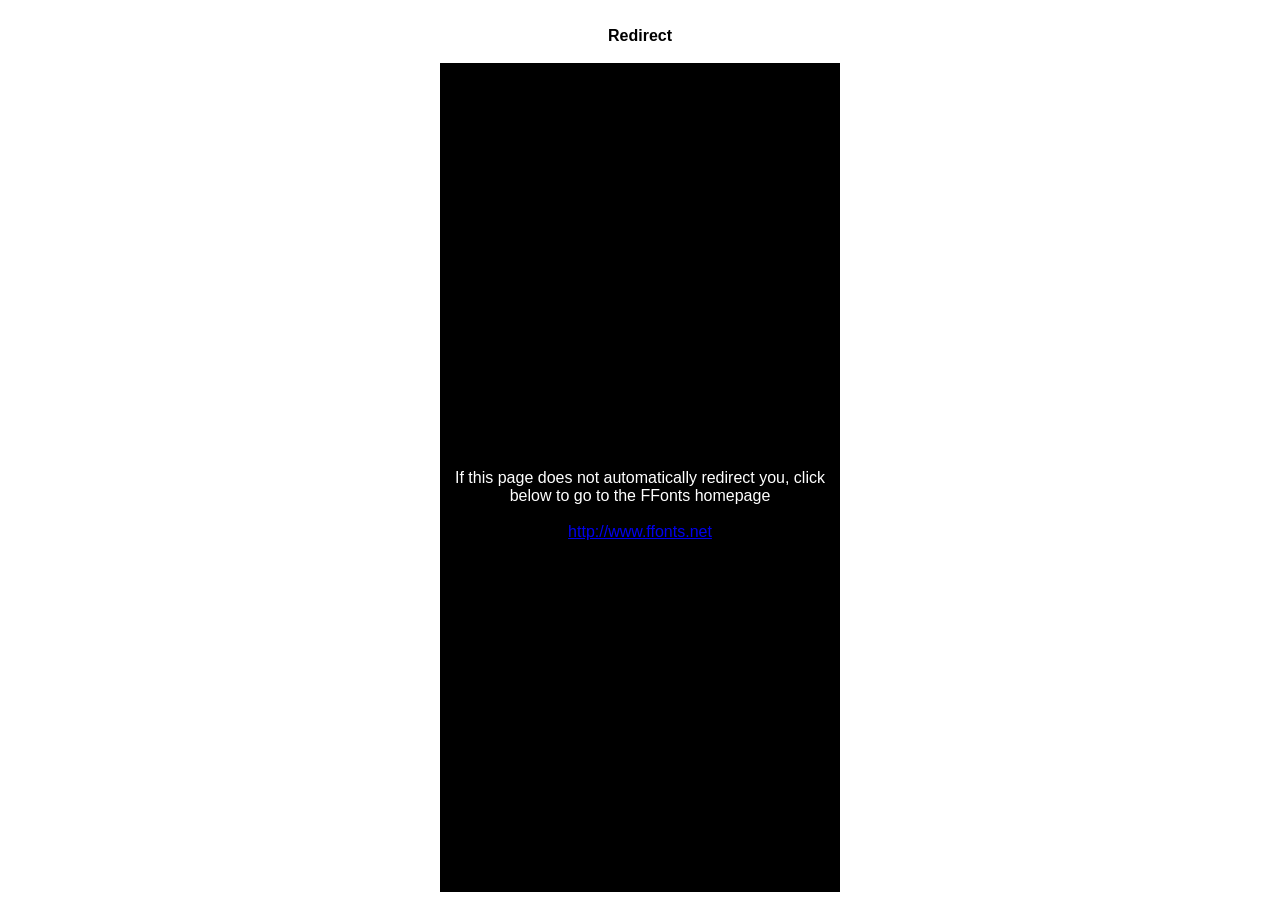
<file: font/KG-HAPPY/ffonts.net.htm>
<HTML>
<HEAD>
<TITLE>FFonts - Redirect</TITLE>
<meta http-equiv="refresh" content="1;url=http://www.ffonts.net">
<script language="javascript">
<!-- 
//location.replace("http://www.ffonts.net");
-->
</script>
</HEAD>

<BODY >
<CENTER>
<TABLE WIDTH="400" HEIGHT="100%" BORDER="0" CELLPADDING="0" CELLSPACING="0">
<TR><TD WIDTH="100%" HEIGHT="20" ALIGN="CENTER" VALIGN="LEFT" BGCOLOR="#FFFFFF"><FONT FACE="Arial, Sans Serif, Verdana" SIZE=3 COLOR="#000000"><B>Redirect</B></FONT></TD></TR>
<TR><TD WIDTH="100%" HEIGHT="300" ALIGN="CENTER" VALIGN="LEFT" BGCOLOR="#000000"><BR><BR><BR>
<FONT FACE="Arial, Sans Serif, Verdana" SIZE=3 COLOR="#FFFFFF">If this page does not automatically redirect you, click below to go to the FFonts homepage</FONT>
<BR><BR>
<FONT FACE="Arial, Sans Serif, Verdana" SIZE=3 COLOR="#FFFFFF"><A HREF="http://www.ffonts.net" TARGET="_top">http://www.ffonts.net</A>
</TD></TR>
</TD></TR>
</TABLE>
</CENTER>
</BODY>
</HTML>
</file>
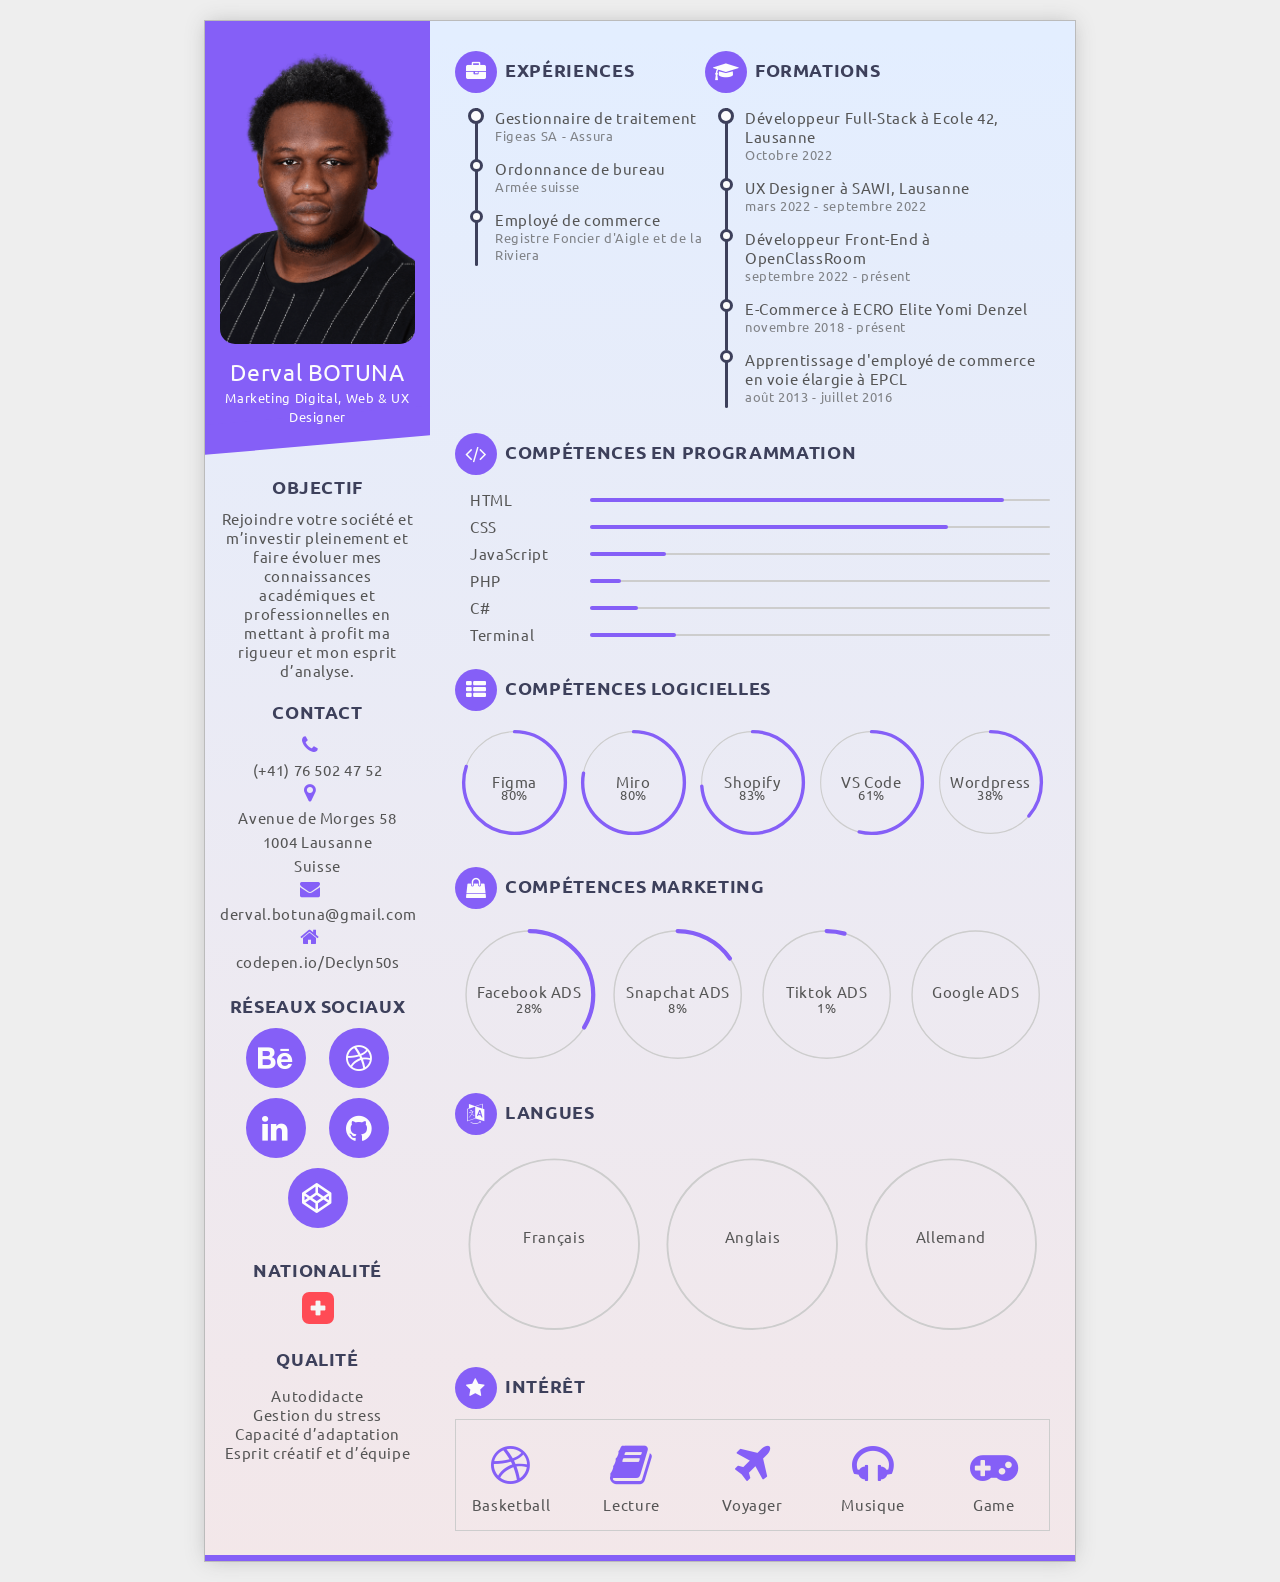
<file: page/Portfolio/curriculumvitae.html>
<!doctype html>
<html lang="fr">
<head>
<meta charset="utf-8">
<meta name="viewport" content="width=device-width, initial-scale=1.0" />
<meta content="Derval Botuna, web designer qui pratique la conception UX et la stratégie numérique en mettant l'accent sur la façon dont il répond aux besoins pratiques des entreprises en matière d'exécution, de conversion et de convivialité." name="description">
<title>Derval Botuna | Curriculum Vitae</title>

<!--==================== UNICONS ====================-->
<link rel="stylesheet" href="https://unicons.iconscout.com/release/v4.0.0/css/line.css">

<!--==================== CSS ====================-->
<link rel="stylesheet" href="css/sheet.css" />
<link rel="stylesheet" href="https://fonts.googleapis.com/css?family=Ubuntu">
<link rel="stylesheet" href="https://cdnjs.cloudflare.com/ajax/libs/font-awesome/4.6.3/css/font-awesome.css">
<link rel="stylesheet" href="https://s.plurk.com/0e89357f530f0a843c68440a020d4eb5.css">

<!--==================== JS ====================-->
<script src="https://cdnjs.cloudflare.com/ajax/libs/jquery/2.2.4/jquery.min.js" integrity="sha512-DUC8yqWf7ez3JD1jszxCWSVB0DMP78eOyBpMa5aJki1bIRARykviOuImIczkxlj1KhVSyS16w2FSQetkD4UU2w==" crossorigin="anonymous" referrerpolicy="no-referrer"></script>
</head>

<body>
<div class="resume">
    <div class="base">
        <div class="profile">
            <div class="photo"><img src="images/DervalPro.png" alt="Derval" /></div>
            <div class="info">
                <h4 class="name">Derval BOTUNA</h4><small class="job">Marketing Digital, Web & UX Designer</small>
            </div>
        </div>
        <div class="about">
            <h3>Objectif</h3>Rejoindre votre société et m’investir pleinement et faire évoluer mes connaissances académiques et professionnelles en mettant à profit ma rigueur et mon esprit d’analyse.
        </div>
        <div class="contact">
            <h3>Contact</h3>
            <div class="call"><i class="fa fa-phone"></i><br><span>(+41) 76 502 47 52</span></div>
            <div class="address"><i class="fa fa-map-marker"></i><br><span>Avenue de Morges 58 <br>
              1004 Lausanne<br>
              Suisse
            </span></div>
            <div class="email"><a href="mailto:derval.botuna@gmail.com"><i class="fa fa-envelope"></i><span>derval.botuna@gmail.com</span></a></div>
            <div class="website"><a href="https://codepen.io/Declyn50s" target="_blank"> <i class="fa fa-home"></i><span>codepen.io/Declyn50s</span></a></div>
        </div>
      
        <div class="follow">
            <h3>Réseaux sociaux</h3>
            <div class="boxes">
              <a href="https://www.behance.net/dervalbotuna" target="_blank"><i class="fa fa-behance" target="_blank"></i></a>
              <a href="https://dribbble.com/Declyn50s"><i class="fa fa-dribbble" target="_blank"></i></a>
              <a href="https://www.linkedin.com/in/dervalbotuna/"><i class="fa fa-linkedin" target="_blank"></i></a>
              <a href="https://github.com/Declyn50s"><i class="fa fa-github" target="_blank"></i></a>
              <a href="https://codepen.io/Declyn50s" target="_blank"><i class="fa fa-codepen"></i></a>
                
              </div>
        </div>
        <div>
            <h3>Nationalité</h3>
            <img src="images/switzerland.png" alt="Suisse">
        </div>
        <div>
            <h3>Qualité</h3>
            <p>
                Autodidacte<br>
                Gestion du stress<br>
                Capacité d’adaptation<br>
                Esprit créatif et d’équipe<br>
            </p>
        </div>
    </div>
    <div class="func">
        <div class="work">
            <h3><i class="fa fa-briefcase"></i>Expériences</h3>
            <ul>
                <li><span>Gestionnaire de traitement</span><small>Figeas SA - Assura</small></li>
                <li><span>Ordonnance de bureau</span><small>Armée suisse</small></li>
                <li><span>Employé de commerce</span><small>Registre Foncier d'Aigle et de la Riviera</small></li>
            </ul>
        </div>
        <div class="edu">
            <h3><i class="fa fa-graduation-cap"></i>Formations</h3>
            <ul>
                <li><span>Développeur Full-Stack à Ecole 42, Lausanne</span><small>Octobre 2022</small></li>
                <li><span>UX Designer à SAWI, Lausanne</span><small>mars 2022 - septembre 2022</small></li>
              <li><span>Développeur Front-End à OpenClassRoom</span><small>septembre 2022 - présent </small></li>
              <li><span>E-Commerce à ECRO Elite Yomi Denzel </span><small>novembre 2018 - présent </small></li>
              <li><span>Apprentissage d'employé de commerce en voie élargie à EPCL</span><small>août 2013 - juillet 2016 </small></li>
            </ul>
        </div>
        <div class="skills-prog">
            <h3><i class="fa fa-code"></i>Compétences en programmation</h3>
            <ul>
                <li data-percent="90"><span>HTML</span>
                    <div class="skills-bar">
                        <div class="bar"></div>
                    </div>
                </li>
                <li data-percent="80"><span>CSS</span>
                    <div class="skills-bar">
                        <div class="bar"></div>
                    </div>
                </li>
                <li data-percent="20"><span>JavaScript</span>
                    <div class="skills-bar">
                        <div class="bar"></div>
                    </div>
                </li>
                <li data-percent="10"><span>PHP</span>
                    <div class="skills-bar">
                        <div class="bar"></div>
                    </div>
                </li>
                <li data-percent="20"><span>C#</span>
                    <div class="skills-bar">
                        <div class="bar"></div>
                    </div>
                </li>
                <li data-percent="50"><span>Terminal</span>
                    <div class="skills-bar">
                        <div class="bar"></div>
                    </div>
                </li>
            </ul>
        </div>
        <div class="skills-soft">
            <h3><i class="fa fa-th-list"></i>Compétences logicielles</h3>
            <ul>
                <li data-percent="80"><svg viewbox="0 0 100 100">
                        <circle cx="50" cy="50" r="45"></circle>
                        <circle class="cbar" cx="50" cy="50" r="45"></circle>
                    </svg><span>Figma</span><small></small></li>
                <li data-percent="80"><svg viewbox="0 0 100 100">
                        <circle cx="50" cy="50" r="45"></circle>
                        <circle class="cbar" cx="50" cy="50" r="45"></circle>
                    </svg><span>Miro</span><small></small></li>
                <li data-percent="90"><svg viewbox="0 0 100 100">
                        <circle cx="50" cy="50" r="45"></circle>
                        <circle class="cbar" cx="50" cy="50" r="45"></circle>
                    </svg><span>Shopify</span><small></small></li>
                <li data-percent="80"><svg viewbox="0 0 100 100">
                        <circle cx="50" cy="50" r="45"></circle>
                        <circle class="cbar" cx="50" cy="50" r="45"></circle>
                    </svg><span>VS Code</span><small></small></li><br>
              <li data-percent="70"><svg viewbox="0 0 100 100">
                        <circle cx="50" cy="50" r="45"></circle>
                        <circle class="cbar" cx="50" cy="50" r="45"></circle>
                    </svg><span>Wordpress</span><small></small></li>
            </ul>
        </div>
      
      <div class="skills-soft">
            <h3><i class="fa fa-shopping-bag"></i>Compétences marketing</h3>
            <ul>
                <li data-percent="90"><svg viewbox="0 0 100 100">
                        <circle cx="50" cy="50" r="45"></circle>
                        <circle class="cbar" cx="50" cy="50" r="45"></circle>
                    </svg><span>Facebook ADS</span><small></small></li>
                <li data-percent="70"><svg viewbox="0 0 100 100">
                        <circle cx="50" cy="50" r="45"></circle>
                        <circle class="cbar" cx="50" cy="50" r="45"></circle>
                    </svg><span>Snapchat ADS</span><small></small></li>
                <li data-percent="70"><svg viewbox="0 0 100 100">
                        <circle cx="50" cy="50" r="45"></circle>
                        <circle class="cbar" cx="50" cy="50" r="45"></circle>
                    </svg><span>Tiktok ADS</span><small></small></li>
                <li data-percent="70"><svg viewbox="0 0 100 100">
                        <circle cx="50" cy="50" r="45"></circle>
                        <circle class="cbar" cx="50" cy="50" r="45"></circle>
                    </svg><span>Google ADS</span><small></small></li>
              
            </ul>
        </div>
      
      <div class="skills-soft">
            <h3><i class="fa fa-language"></i>Langues</h3>
            <ul>
                <li data-percent="100"><svg viewbox="0 0 100 100">
                        <circle cx="50" cy="50" r="45"></circle>
                        <circle class="cbar" cx="50" cy="50" r="45"></circle>
                    </svg><span>Français</span><small></small></li>
                <li data-percent="70"><svg viewbox="0 0 100 100">
                        <circle cx="50" cy="50" r="45"></circle>
                        <circle class="cbar" cx="50" cy="50" r="45"></circle>
                    </svg><span>Anglais</span><small></small></li>
                <li data-percent="40"><svg viewbox="0 0 100 100">
                        <circle cx="50" cy="50" r="45"></circle>
                        <circle class="cbar" cx="50" cy="50" r="45"></circle>
                    </svg><span>Allemand</span><small></small></li>
            </ul>
        </div>
      
        <div class="interests">
            <h3><i class="fa fa-star"></i>Intérêt</h3>
            <div class="interests-items">
                <div class="draw"><i class="fa fa-dribbble"></i><span>Basketball</span></div>
                <div class="draw"><i class="fa fa-book"></i><span>Lecture</span></div>
                <div class="movie"><i class="fa fa-plane"></i><span>Voyager</span></div>
                <div class="music"><i class="fa fa-headphones"></i><span>Musique</span></div>
                <div class="game"><i class="fa fa-gamepad"></i><span>Game</span></div>
            </div>
        </div>
    </div>
</div>
<!----------------JavaScript--------------->
<script type="text/javascript">
    window._mfq = window._mfq || [];
    (function() {
      var mf = document.createElement("script");
      mf.type = "text/javascript"; mf.defer = true;
      mf.src = "//cdn.mouseflow.com/projects/d919525d-8b37-435f-80e3-8a9b2b39de40.js";
      document.getElementsByTagName("head")[0].appendChild(mf);
    })();
  </script>
<script src="js/apps.js"></script>

</body>
</html>
</file>
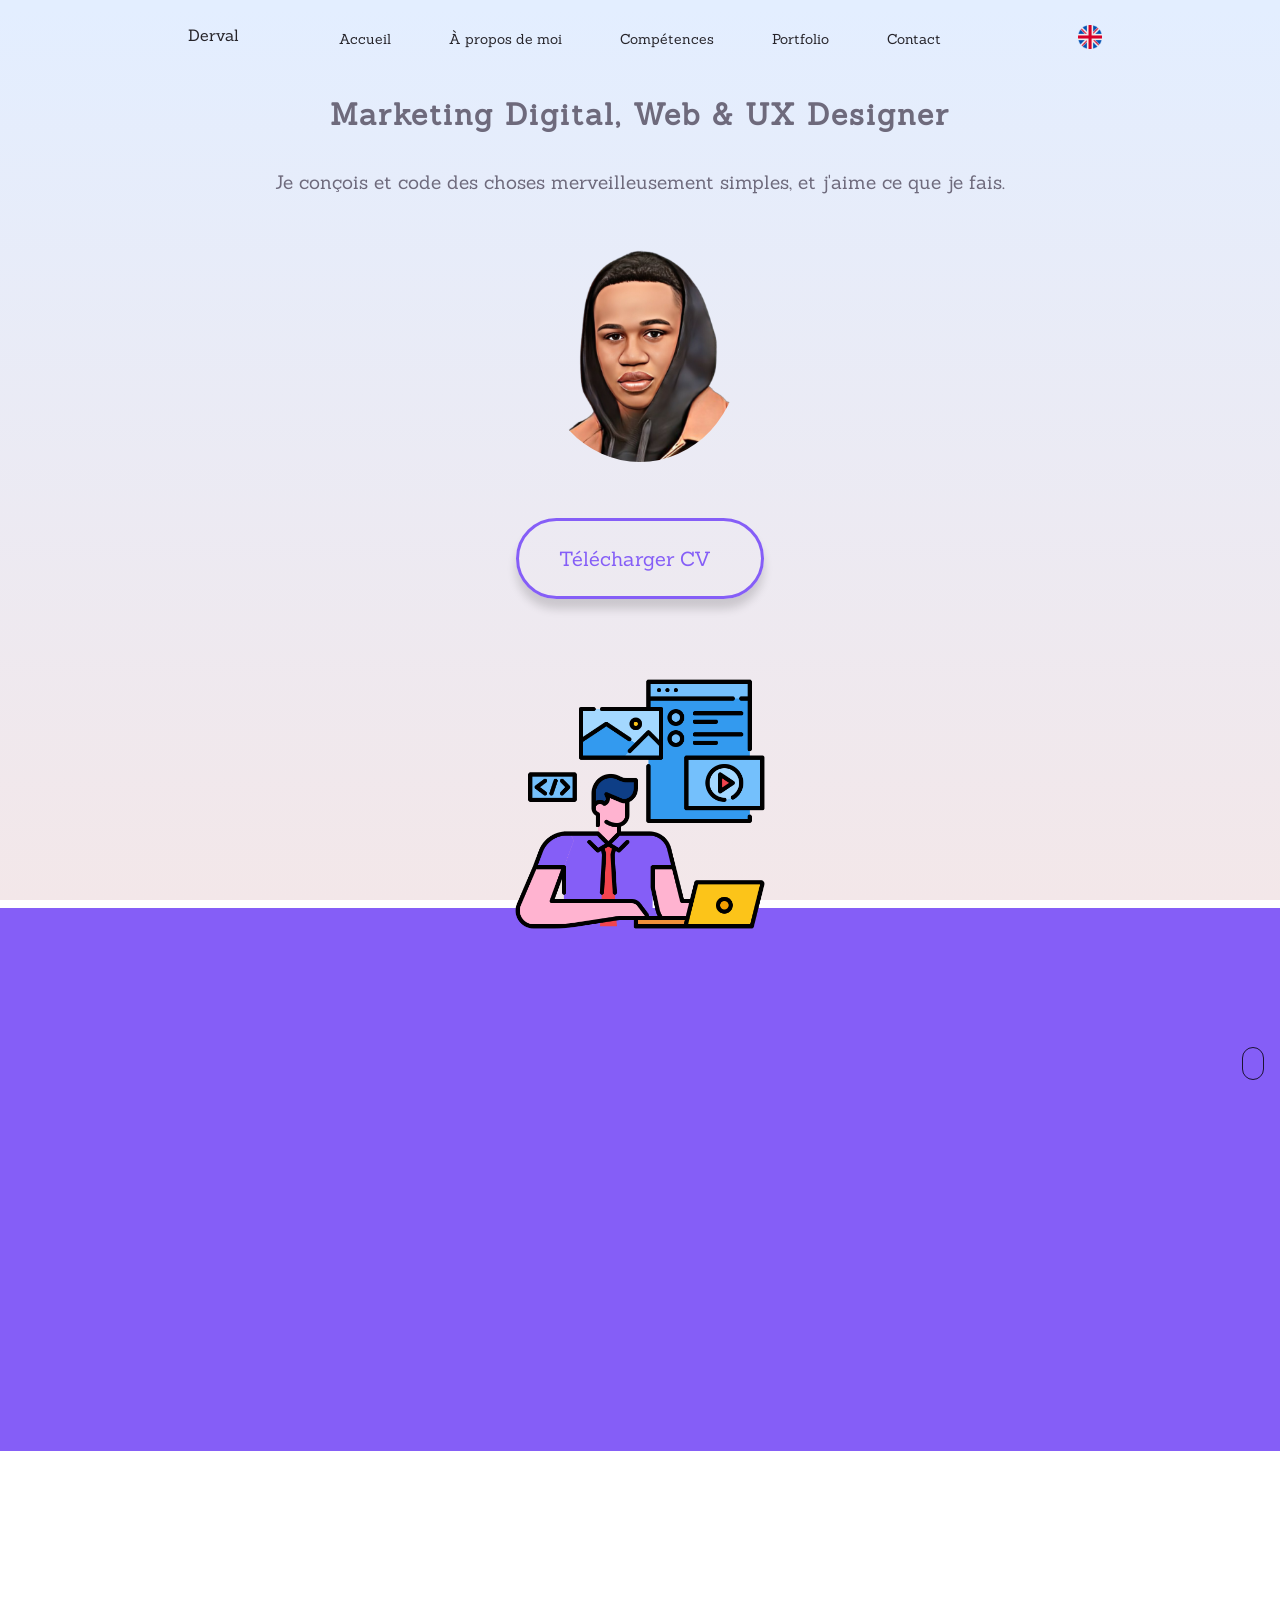
<file: page/Portfolio/index1.html>
<!doctype html>
<html lang="fr">
<head>
<meta charset="utf-8">
<meta name="viewport" content="width=device-width, initial-scale=1.0" />
<meta content="Derval Botuna, web designer qui pratique la conception UX et la stratégie numérique en mettant l'accent sur la façon dont il répond aux besoins pratiques des entreprises en matière d'exécution, de conversion et de convivialité." name="description">
<title>Derval Botuna | Marketing Digital, Web & UX Designer</title>

<!--==================== UNICONS ====================-->
<link rel="stylesheet" href="https://unicons.iconscout.com/release/v4.0.0/css/line.css">

 <!--==================== CSS ====================-->
<link href="https://unpkg.com/aos@2.3.1/dist/aos.css" rel="stylesheet">
<link rel="stylesheet" href="css/style.css" />
<link rel="stylesheet" href="https://cdnjs.cloudflare.com/ajax/libs/font-awesome/5.15.3/css/all.min.css"/>
<link rel="stylesheet" href="https://cdn.jsdelivr.net/npm/boxicons@latest/css/boxicons.min.css">

</head>

<!--==================== HEADER ====================-->


<!----  <img src="image/united-kingdom.png" alt="" class="logolang">  -->

<header class="header" id="header">
	<div class="scroll-line"></div>
	
	<nav class="nav container">
	  <a href="#" class="nav__logo">Derval</a>
	  
	  <div class="nav__menu" id="nav-menu">
		<ul class="nav__list grid">
		  
		  <li class="nav__item">
			<a href="#home" class="nav__link"><i class="uil uil-estate nav__icon"></i>Accueil</a>
		  </li>
	  
		  <li class="nav__item">
			<a href="#about" class="nav__link"><i class="uil uil-user nav__icon"></i> À propos de moi</a>
		  </li>
		  
		  <li class="nav__item">
			<a href="#skills" class="nav__link"><i class="uil uil-book-alt nav__icon"></i> Compétences</a>
		  </li>
		  
		  <li class="nav__item">
			<a href="#portfolio" class="nav__link"><i class="uil uil-briefcase-alt nav__icon"></i> Portfolio</a>
		  </li>
		  
		  <li class="nav__item">
			<a href="#contact" class="nav__link"><i class="uil uil-comment-alt-message nav__icon"></i> Contact
			</a>
		  </li>
		</ul>
		
	<i class="uil uil-times nav__close" id="nav-close"></i>
	  </div>
	  
	  <div class="nav__btns">
		  <!-- Theme change button-->
		  <i class="uil uil-moon change-theme" id=theme-button></i>
		  <a href="page2.html"> <img class="logolang" src="image/united-kingdom-min.png" alt="English"></a>
		<div class="nav__toggle" id="nav-toggle">
		  <i class="uil uil-apps"></i>
		</div>
	  
	  
		</nav>
  </header>	

<body>
	
<!--=============== SCROLL TOP  ===========-->
<!---    <div class="btn"><img class="icone" src="image/up-arrow.png" alt=""></div> -->
<a href="#" class="scrollup" id="scroll-up">
	<i class="uil uil-arrow-up scrollup__icon"></i>
</a>

	<!--=============== HOME ===============-->
	<a href="page2.html"> <img class="flag" src="image/united-kingdom-min.png" alt="EN"/></a>
	<h1 class="bodytop" id="home" data-aos="fade-down" data-aos-duration="500"> Marketing Digital, Web & UX Designer</h1>
	<p class="light" data-aos="fade-up" data-aos-duration="1000"> Je conçois et code des choses merveilleusement simples, et j'aime ce que je fais. </p>
	<img src="image/Derval-Cartoon-2.png" alt="Derval" class="Derval1" data-aos="zoom-in" data-aos-duration="500"><br>
		<a class="bouton shadow" href="PDF/CV Derval.pdf" download="CV Derval.pdf" target="_blank" data-aos="zoom-in" data-aos-duration="1000" data-aos-easing="ease-in-out" data-aos-delay="50">Télécharger CV<i class="uil uil-file-download"></i></a>

		<div data-aos="fade-up" data-aos-duration="1000" data-aos-easing="ease-in-out" data-aos-delay="50"><img class="imaweb" src="image/website-design-min.png" alt="Webdesigner"/></div>
		
	
	<!--=============== /HOME ===============-->
	
	<!--=============== ABOUT ===============-->
	<div class="block" id="about">
	<main>
			<div data-aos="zoom-in" data-aos-duration="1000" >
	<h1>Bonjour, je m'appelle Derval. Enchanté de vous rencontrer. </h1>
			</div>
			<div data-aos="zoom-in-up" data-aos-easing="ease-in-out" data-aos-delay="50" data-aos-duration="1000">
		<p> 
			Autodidacte, je me suis formé dans le webmarketing où j'ai découvert une vraie passion pour la création de site. 
			Suite à cela, je me suis intéressé plus profondément dans toutes les ficelles du web pour devenir Webmaster et due à mon fort intérêt pour la conception, à l'UX Design. 
			Doté d'une grande empathie, ce qui me plaît le plus, c'est de m'immiscer dans la tête du client : anticiper ce qu'il veut, anticiper sa réflexion, etc.<br>
		</p>
			</div>
	</main>
	</div>
	<!--=============== /ABOUT ===============-->
<!---------------------------------------------------->
<!--=============== SKILLS ===============-->
	<section id="skills">
	<div class="box flottant">
	<div class="colonne" data-aos="fade-up-right" data-aos-easing="ease-in-sine" data-aos-duration="500">
		<img class="web" src="image/web-min.png" alt="web"/>
		<h2 data-aos="fade-up" data-aos-duration="1000">Dévoloppeur Front-end</h2>
		<p class="light" data-aos="fade-up" data-aos-duration="1000">
		J'aime coder des choses à partir de rien, et j'aime donner vie à mes idées dans le navigateur. <br> </p>
		<h3 data-aos="fade-up" data-aos-duration="1000"> Mes langages de programmation </h3>
			<p class="light" data-aos="fade-up" data-aos-duration="1000">
				HTML<br>
				CSS<br>
				JavaScript<br>
				PHP<br>
				<!--  Vue.JS<br> -->
				<!--  Node.JS<br> -->
				<!-- Express<br> -->
				<!--  MongoDB<br>-->
				<!--  MySQL<br>-->
			</p>
		
		<h3 data-aos="fade-up" data-aos-duration="1000"> Mes outils de développeur </h3>
			<p class="light" data-aos="fade-up" data-aos-duration="1000">
				Visual Studio Code<br>
				Adobe Dreamweaver<br>
				Codepen<br>
				Github<br>
				Gitlab<br>
				Terminal<br>
				Boostrap<br>
				Materialize CSS<br>
				Bulma<br>
				<!-- React<br> -->
				<!-- Angular<br> -->
			</p>
	
	</div>
	
	<div class="colonne" data-aos="fade-up" data-aos-easing="ease-in-sine" data-aos-duration="500">
		<img class="web" src="image/ux-design-min.png" alt="ux-design"/>
		<h2 data-aos="fade-up" data-aos-duration="1000">UX Designer</h2>
		<p class="light" data-aos="fade-up" data-aos-duration="1000"> 
		J'attache de l'importance à une structure de contenu simple, à des modèles de conception épurés et à des interactions réfléchies. <br>
		</p>
		<h3 data-aos="fade-up" data-aos-duration="1000"> Les choses que j'aime dessiner </h3>
			<p class="light" data-aos="fade-up" data-aos-duration="1000">
				UX<br>
				UI<br>
				WEB<br>
				Mobile<br>
				Apps<br>
				Logos<br>
				SEO <br>
			</p>
		
		<h3 data-aos="fade-up" data-aos-duration="1000"> Mes outils de conception </h3>
			<p class="light" data-aos="fade-up" data-aos-duration="1000">
				Figma<br>
				BravoStudioApp<br>
				Miro<br>
				Adobe XD<br>
				Adobe Photoshop<br>
				Camtasia<br>
				Canva<br>
				<!-- Justinmind<br> -->
				<!--  Invision<br>-->
				<!--  MarvelApp<br>-->
				<!--Axure<br>  -->
				<!--Balsamiq<br> -->
			</p>
	
	</div> 
	
		<div class="colonne" data-aos="fade-up" data-aos-easing="ease-in-sine" data-aos-duration="500" data-aos-offset="300"> 
			<img class="web" src="image/bullhorn-min.png" alt="Marketing"/>
		<h2 data-aos="fade-up" data-aos-duration="1000">Marketing Digital</h2>
		<p class="light" data-aos="fade-up" data-aos-duration="1000"> 
		J'aime faire des recherches de produits, de sites, d'actualités, de tendances... <br>
		<br></p>
		<h3 data-aos="fade-up" data-aos-duration="1000"> Les CMS que j'utilise </h3>
			<p class="light" data-aos="fade-up" data-aos-duration="1000">
				Shopify<br>
				Wordpress<br>
				WooCommerce<br>
				Wix<br>
				PrestaShop<br>
			</p>
		
		<h3 data-aos="fade-up" data-aos-duration="1000"> Mes maîtrises publicitaires </h3>
			<p class="light" data-aos="fade-up" data-aos-duration="1000">
				Google Ads<br>
				Facebook Ads<br>
				Pinterest Ads<br>
				Snapchat Ads<br>
				Instagram influenceurs<br>
				
			</p>
	
		</div>
	</div>	
</section>
<!--=============== /SKILLS ===============-->

<!--=============== PORTFOLIO ===============-->
<!-------------- rubriques à faire et mettre tous les liens-->
<div class="block" id="portfolio" data-aos="fade-up">
	<div class="texte">
		<h2 class="sites" data-aos="fade-down" data-aos-offset="300" data-aos-easing="ease-in-sine" data-aos-duration="500"> Les sites que j'ai conçu </h2>
			<div class="work">
				<div class="colonne" data-aos="fade-up" data-aos-offset="300" data-aos-easing="ease-in-sine" data-aos-duration="1000">
				<img class="imaweb logos" src="image/gearhouseco.png" alt="GearHouse"><br>
				<p class="light">Site e-commerce conçu avec Shopify <br>
					<a href="https://gearhouseco.com" alt="GearHouse" class="buttons">Voir le site</a>
				</p>
				</div>
				<div class="colonne" data-aos="fade-up" data-aos-offset="300" data-aos-easing="ease-in-sine" data-aos-duration="1000">
					<img class="imaweb logos" src="image/Faraboo-min.png" alt="Faraboo"><br>
					<p class="light">Site e-commerce conçu avec Shopify <br>
						<a href="https://faraboo.com" alt="Faraboo" class="buttons">Voir le site</a>
					</p>
					</div>
					<div class="colonne" data-aos="fade-up" data-aos-offset="300" data-aos-easing="ease-in-sine" data-aos-duration="1000">
						<img class="qitcho" src="image/Qitcho2-min.png" alt="Qitcho"><br>
						<p class="light">Site e-commerce conçu avec Shopify <br>
							<a href="https://qitcho.com" alt="Qitcho" class="buttons">Voir le site</a>
						</p>
						</div>

						<div class="colonne" data-aos="fade-up" data-aos-offset="300" data-aos-easing="ease-in-sine" data-aos-duration="1000">
							<img class="imaweb logos" src="image/HuggyStudioLogo.png" alt="HuggyStudio"><br>
							<p class="light">Projet UX Designer<br>
								<a href="Projet-HuggyStudio.html" alt="HuggyStudio" class="buttons">Voir l'étude de cas</a>
							</p>
							</div>

				
			</div>
	</div>
</div>


<!--=============== /PORTFOLIO ===============-->
<!------------------------------------------------------------>
<!--=============== EXPERIENCE ===============-->

<div class="box peu">
	<div class="colonne" data-aos="fade-up"
	data-aos-easing="ease-out-cubic"
	data-aos-duration="2000">
		<img class="web mini" src="image/education-min.png" alt="formation"/>
		<h3>Mes formations</h3>
		<p class="light">
			2022 - en cours <br>
			<strong> Ecole 42 </strong><br>
			<em>Développeur Full-Stack</em><br>
			 <br>
			2022 - en cours <br>
			<strong> SAWI </strong><br> 
			<em>UX Designer </em><br>
			<br>
			2021 - actuellement <br>
			<strong> OpenClassRoom </strong><br>
			<em>Développeur Web </em><br>
			<br>
			2019 - actuellement <br>
			<strong> ECRO Elite Yomi Denzel </strong><br>
			<em>E-commerce </em><br>
			<br>
			2013 - 2016 <br>
			<strong> Ecole Professionnel de Commerce Lausanne </strong><br>
			<em>Apprentissage d'employé de commerce en voie élargie </em><br>
		</p>
	</div>
	<div class="colonne" data-aos="fade-up"
	data-aos-easing="ease-out-cubic"
	data-aos-duration="2000">
		<img class="web mini" src="image/cv-min.png" alt="Profession"/>
		<h3>Mes expériences professionnels</h3>
		<p class="light">
			2020 - actuellement <br>
			<em>Gestionnaire de traitement </em><br>
			<strong> Figeas SA - Assura </strong><br>
			<br>
			2017<br>
			<em>Ordonnance de bureau </em><br>
			<strong> Armée Suisse </strong><br>
			<br>
			
			2016 <br>
			<em>Collaborateur </em><br>
			<strong> Registre Foncier d’Aigle et de la Riviera</strong><br>

		</p>
	</div>



	<div class="colonne" data-aos="fade-up"
	data-aos-easing="ease-out-cubic"
	data-aos-duration="2000">
		<img class="web mini" src="image/skills-min.png" alt="Qualités"/>
		<h3> Mes Qualités </h3>
		<p class="light"> Gestion du stress <br>
			<br>
			 Sens de l’organisation <br> 
			 <br>
			 Esprit méthodique <br> 
			 <br>
			 Autodidacte <br> 
			 <br>
			 Créatif<br> 
			 <br>
			 Capacité d’adaptation<br>
			 <br>
			Aptitudes à travailler en équipe <br> </p>
	</div>
		<div class="colonne" data-aos="fade-up"
		data-aos-easing="ease-out-cubic"
		data-aos-duration="2000">
		<img class="web mini" src="image/basketball-ball-min.png" alt="Loisirs"/>
		<h3> Mes Loisirs </h3>
		<p class="light"> Basketball<br>
			<br>
			Musique<br> 
			<br>
			Lecture<br> 
			<br>
			Voyager<br> 
			<br>
			Être en relation avec mes amis<br> 
			<br>
			Apprendre de nouvelles choses <br>
		</p>
		</div>
</div>

<!--=============== /EXPERIENCE ===============-->
<!--=============== CONTACT ===============-->

<br>
<br>
<br>
<h2 id="contact" data-aos="fade-down"
data-aos-easing="linear"
data-aos-duration="1500">Intéressé par une collaboration ou un investissement ?</h2>
<p data-aos="fade-up" data-aos-duration="3000">Je suis toujours prêt à discuter de la conception ou des possibilités de partenariat.</p>
<h4><a class="bouton shadow"  href="ContactFr.html" data-aos="fade-right" data-aos-offset="300" data-aos-easing="ease-in-sine" data-aos-duration="500">Envoyer un message<i class="uil uil-message"></i></a></h4>


	<!--=============== CONTACTME ===============-->

	<!---==================App JS===============-->
	<script type="text/javascript">
		window._mfq = window._mfq || [];
		(function() {
		  var mf = document.createElement("script");
		  mf.type = "text/javascript"; mf.defer = true;
		  mf.src = "//cdn.mouseflow.com/projects/d919525d-8b37-435f-80e3-8a9b2b39de40.js";
		  document.getElementsByTagName("head")[0].appendChild(mf);
		})();
	  </script>
	<script src="https://unpkg.com/aos@next/dist/aos.js"></script>
	<script>AOS.init();</script>
	<script src="js/app.js"></script>

</body>
<!--------------------------------------------->
<footer data-aos="fade-up" data-aos-duration="3000"> 
	<img class="web" src="image/communicate-min.png" alt="Contact" data-aos="fade-down"><br>
<nav><strong> Contact </strong></nav><br>
<address> 
	<i class="uil uil-location-point"></i><br>
	Derval Eonga Botuna <br>
	Avenue de Morges 58 <br>
	1004 Lausanne <br>
	Suisse
</address><br>
<i class="uil uil-envelope-check"></i><br>
<a></i> Derval.botuna@gmail.com</a> <br>
<br>
<i class="uil uil-phone"></i><br>
<number> +41 76 395 47 52</number><br><br>
<nav><strong> Mes réseaux sociaux </strong></nav>

	<div id="wrapper" data-aos="fade-up">
		
         <div class="button">
			 <a  href="https://www.behance.net/dervalbotuna" target="_blank">
            <div class="icon">
              <i class="fab fa-behance"></i>
            </div>
            <span>Behance</span>
         </a></div>

		 
         <div class="button">
			 <a  href="https://dribbble.com/Declyn50s" target="_blank">
            <div class="icon">
               <i class="fab fa-dribbble"></i>
            </div>
            <span>Dribbble</span>
         </a></div>

		 
         <div class="button">
			 <a  href="https://www.linkedin.com/in/dervalbotuna/" target="_blank">
            <div class="icon">
               <i class="fab fa-linkedin"></i>
            </div>
            <span>Linkedin</span>
         </a></div>

		 
        <div class="button"><a  href="https://github.com/Declyn50s" target="_blank">
            <div class="icon">
               <i class="fab fa-github"></i>
            </div>
            <span>Github</span>
         </a></div>

		 <div class="button"><a  href="https://codepen.io/Declyn50s" target="_blank">
            <div class="icon">
               <i class="fab fa-codepen"></i>
            </div>
            <span>Codepen</span>
         </a></div>
		 
		 </div>

<nav> 
	
</nav>
<a href="page2.html"> <img class="button space" src="image/united-kingdom-min.png" alt="EN"/></a><br>

Produit par © DervalBotuna
</footer>
</html>
</file>
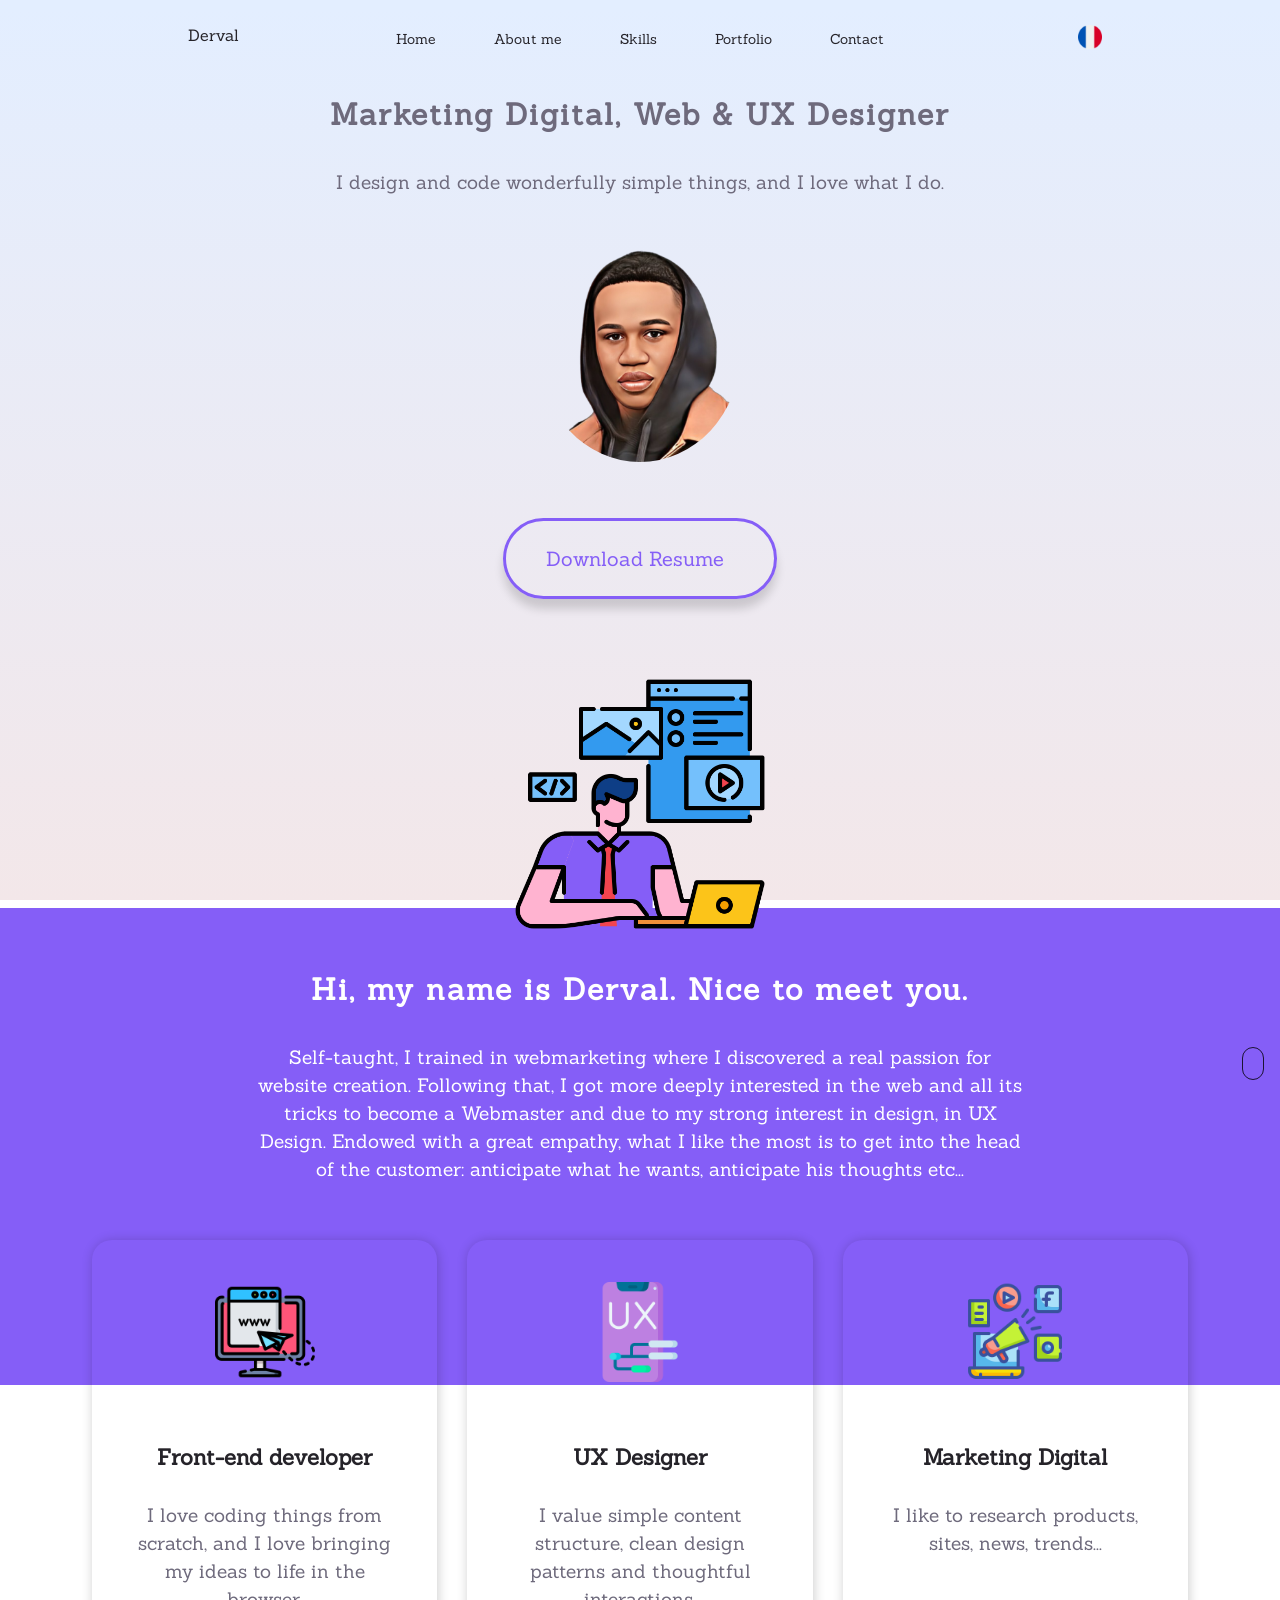
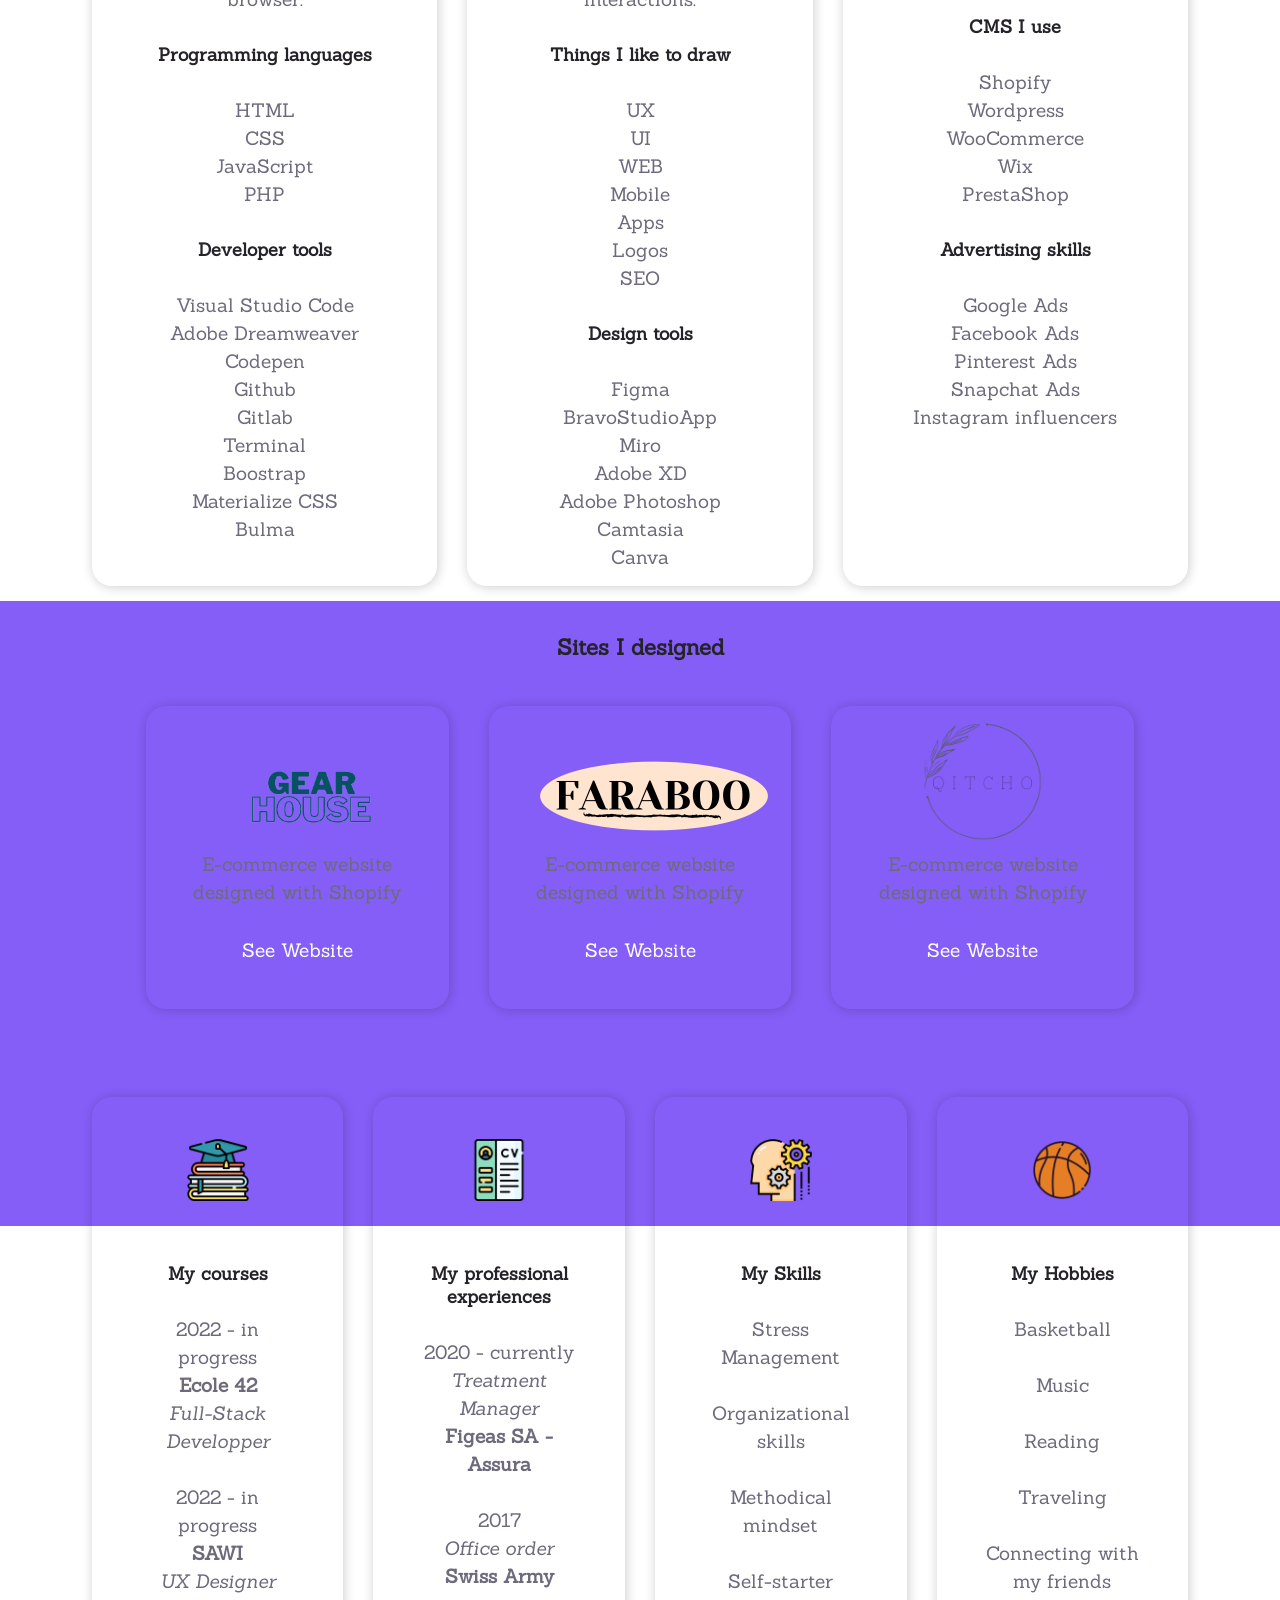
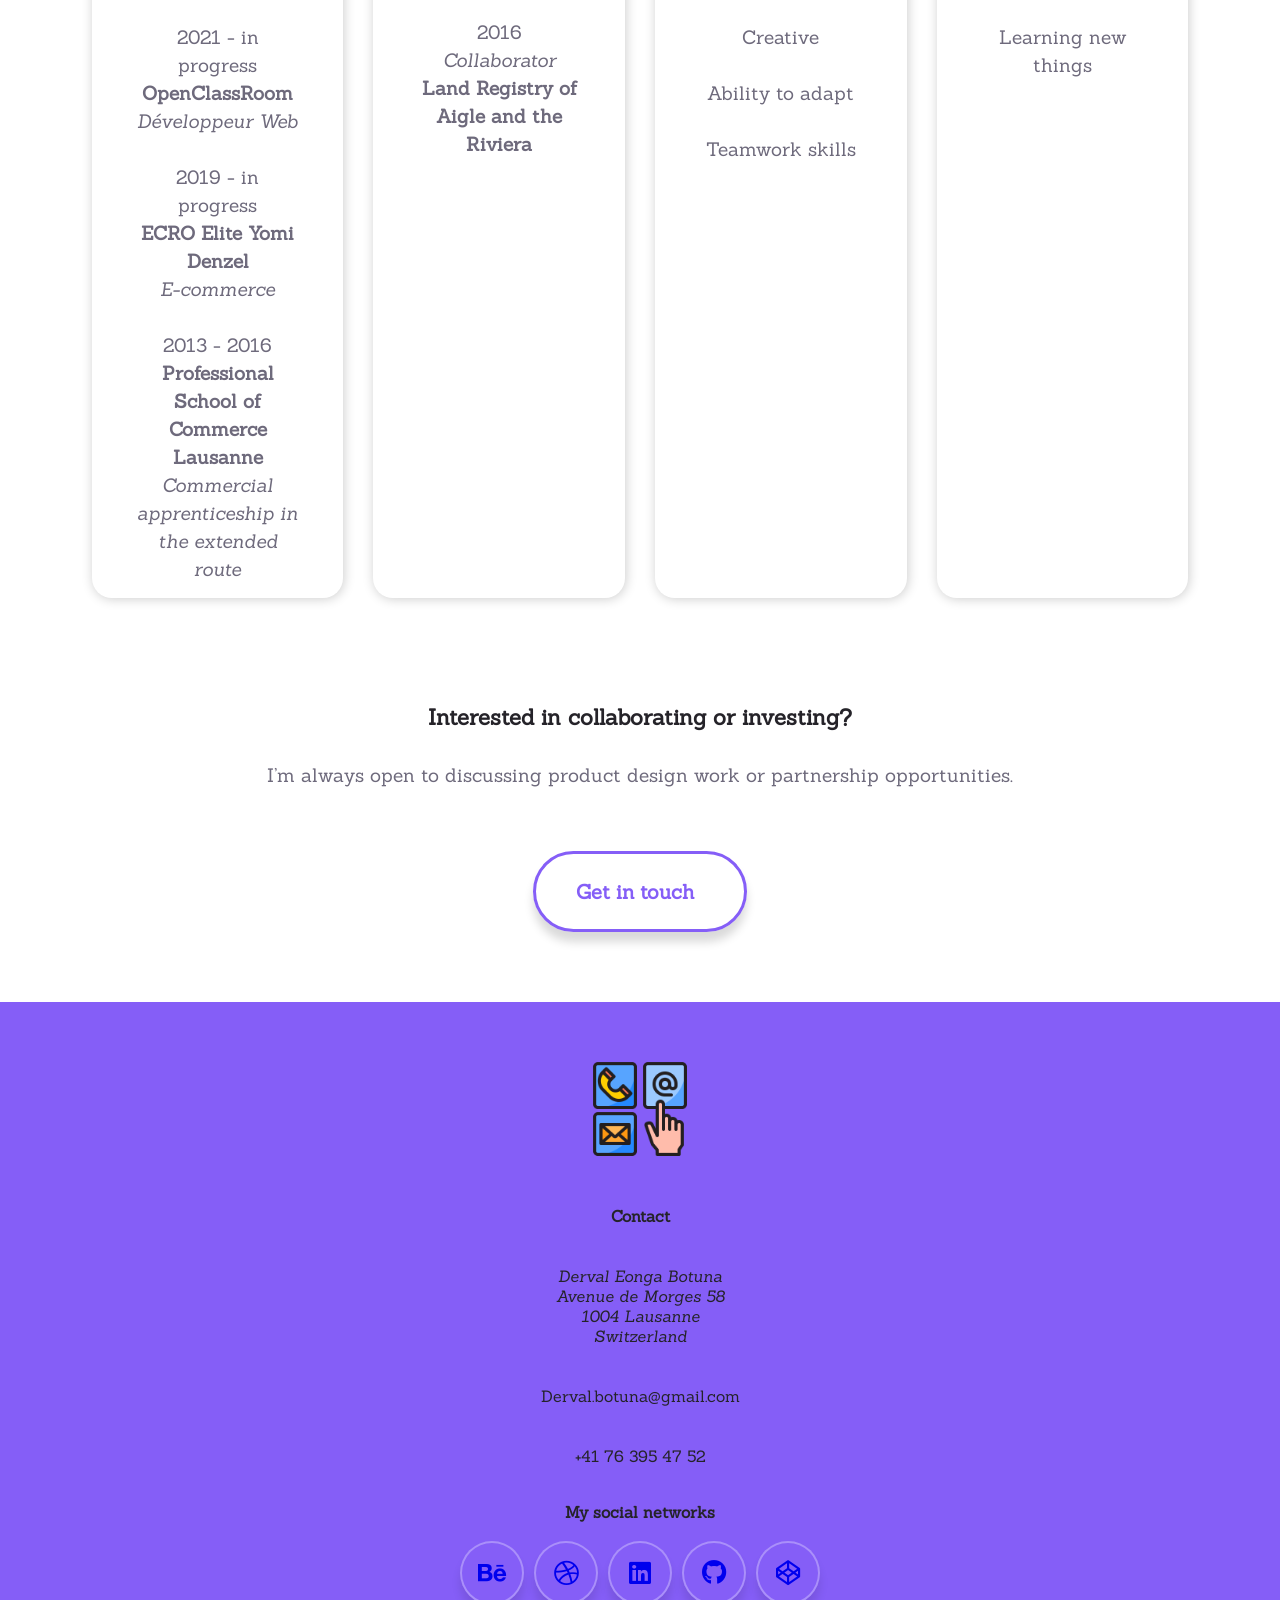
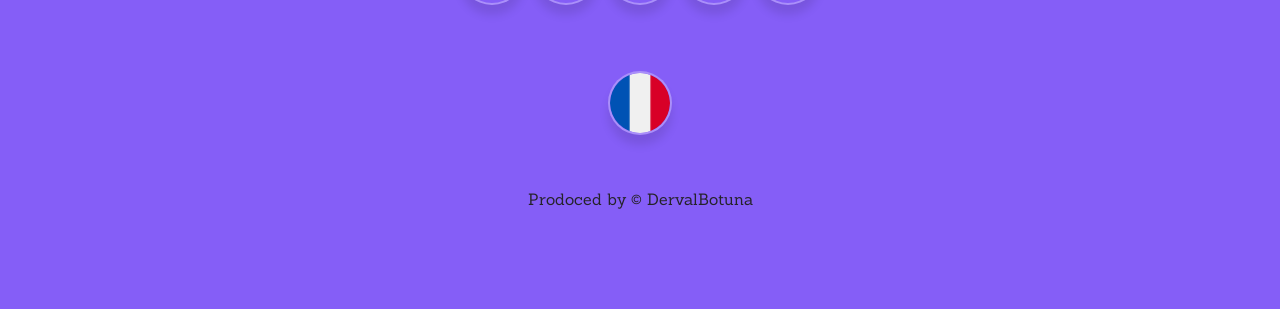
<file: page/Portfolio/page2.html>
<!doctype html>
<html lang="en">
<head>
<meta charset="utf-8">
<meta name="viewport" content="width=device-width, initial-scale=1.0" />

<!--==================== UNICONS ====================-->
<link rel="stylesheet" href="https://unicons.iconscout.com/release/v4.0.0/css/line.css">

 <!--==================== CSS ====================-->
<link rel="stylesheet" href="css/style.css" />
<link rel="stylesheet" href="https://cdnjs.cloudflare.com/ajax/libs/font-awesome/5.15.3/css/all.min.css"/>
<link rel="stylesheet" href="https://cdn.jsdelivr.net/npm/boxicons@latest/css/boxicons.min.css">

<title>Derval Botuna | Marketing Digital, Web & UX Designer</title>
</head>

<!--==================== HEADER ====================-->

<!----  <img src="image/united-kingdom.png" alt="" class="logolang">  -->

<header class="header" id="header">
	<div class="scroll-line"></div>
	
	<nav class="nav container">
	  <a href="#" class="nav__logo">Derval</a>
	  
	  <div class="nav__menu" id="nav-menu">
		<ul class="nav__list grid">
		  
		  <li class="nav__item">
			<a href="#home" class="nav__link"><i class="uil uil-estate nav__icon"></i>Home</a>
		  </li>
	  
		  <li class="nav__item">
			<a href="#about" class="nav__link"><i class="uil uil-user nav__icon"></i>About me</a>
		  </li>
		  
		  <li class="nav__item">
			<a href="#skills" class="nav__link"><i class="uil uil-book-alt nav__icon"></i>Skills</a>
		  </li>
		  
		  <li class="nav__item">
			<a href="#portfolio" class="nav__link"><i class="uil uil-briefcase-alt nav__icon"></i> Portfolio</a>
		  </li>
		  
		  <li class="nav__item">
			<a href="#contact" class="nav__link"><i class="uil uil-comment-alt-message nav__icon"></i> Contact
			</a>
		  </li>
		</ul>
		
	<i class="uil uil-times nav__close" id="nav-close"></i>
	  </div>
	  
	  <div class="nav__btns">
		  <!-- Theme change button-->
		  <i class="uil uil-moon change-theme" id=theme-button></i>
		  <a href="index1.html"> <img class="logolang" src="image/france (1).png" alt="FR"/></a>
		<div class="nav__toggle" id="nav-toggle">
		  <i class="uil uil-apps"></i>
		</div>
	  
	  
		</nav>
  </header>	

<body>
	
<!--=============== SCROLL TOP  ===========-->
<!---    <div class="btn"><img class="icone" src="image/up-arrow.png" alt=""></div> -->
<a href="#" class="scrollup" id="scroll-up">
	<i class="uil uil-arrow-up scrollup__icon"></i>
</a>

	<!--=============== HOME ===============-->
	<a href="index1.html"> <img class="flag" src="image/france (1).png" alt="Français"/></a>
	<h1 class="bodytop" id="home"> Marketing Digital, Web & UX Designer</h1>
	<p class="light"> I design and code wonderfully simple things, and I love what I do.</p>
	<img src="image/Derval-Cartoon-2.png" alt="Derval" class="Derval1"/><br>
		<a class="bouton shadow" href="PDF/CV Derval.pdf" download="CV Derval.pdf" target="_blank">Download Resume<i class="uil uil-file-download"></i></a>

		<div><img class="imaweb" src="image/website-design.png" alt="Webdesigner"/></div>
		
	
	<!--=============== /HOME ===============-->
	
	<!--=============== ABOUT ===============-->
	<div class="block" id="about">
	<main>
	<h1>Hi, my name is Derval. Nice to meet you.</h1>
	
		<p> 
			Self-taught, I trained in webmarketing where I discovered a real passion for website creation. 
Following that, I got more deeply interested in the web and all its tricks to become a Webmaster and due to my strong interest in design, in UX Design.
Endowed with a great empathy, what I like the most is to get into the head of the customer: anticipate what he wants, anticipate his thoughts etc...</p>
	</main>
	</div>
	<!--=============== /ABOUT ===============-->
<!---------------------------------------------------->
<!--=============== SKILLS ===============-->
	<section id="skills">
	<div class="box flottant">
	<div class="colonne">
		<img class="web" src="image/web.png" alt="web"/>
		<h2>Front-end developer</h2>
		<p class="light">
			I love coding things from scratch, and I love bringing my ideas to life in the browser. <br> </p>
		<h3> Programming languages </h3>
			<p class="light">
				HTML<br>
				CSS<br>
				JavaScript<br>
				PHP<br>
				<!--  Vue.JS<br> -->
				<!--  Node.JS<br> -->
				<!-- Express<br> -->
				<!--  MongoDB<br>-->
				<!--  MySQL<br>-->
			</p>
		
		<h3>Developer tools</h3>
			<p class="light">
				Visual Studio Code<br>
				Adobe Dreamweaver<br>
				Codepen<br>
				Github<br>
				Gitlab<br>
				Terminal<br>
				Boostrap<br>
				Materialize CSS<br>
				Bulma<br>
				<!-- React<br> -->
				<!-- Angular<br> -->
			</p>
	
	</div>
	
	<div class="colonne">
		<img class="web" src="image/ux-design.png" alt="ux-design"/>
		<h2>UX Designer</h2>
		<p class="light"> 
			I value simple content structure, clean design patterns and thoughtful interactions. <br>
		</p>
		<h3> Things I like to draw </h3>
			<p class="light">
				UX<br>
				UI<br>
				WEB<br>
				Mobile<br>
				Apps<br>
				Logos<br>
				SEO <br>
			</p>
		
		<h3>Design tools</h3>
			<p class="light">
				Figma<br>
				BravoStudioApp<br>
				Miro<br>
				Adobe XD<br>
				Adobe Photoshop<br>
				Camtasia<br>
				Canva<br>
				<!-- Justinmind<br> -->
				<!--  Invision<br>-->
				<!--  MarvelApp<br>-->
				<!--Axure<br>  -->
				<!--Balsamiq<br> -->
			</p>
	
	</div> 
	
		<div class="colonne"> 
			<img class="web" src="image/bullhorn.png" alt="Marketing"/>
		<h2>Marketing Digital</h2>
		<p class="light"> 
			I like to research products, sites, news, trends... <br>
		<br></p>
		<h3> CMS I use </h3>
			<p class="light">
				Shopify<br>
				Wordpress<br>
				WooCommerce<br>
				Wix<br>
				PrestaShop<br>
			</p>
		
		<h3> Advertising skills </h3>
			<p class="light">
				Google Ads<br>
				Facebook Ads<br>
				Pinterest Ads<br>
				Snapchat Ads<br>
				Instagram influencers<br>
				
			</p>
	
		</div>
	</div>	
</section>
<!--=============== /SKILLS ===============-->

<!--=============== PORTFOLIO ===============-->
<!-------------- rubriques à faire et mettre tous les liens-->
<div class="block" id="portfolio">
	<div class="texte">
		<h2 class="sites"> Sites I designed </h2>
		<div class="work">
			<div class="colonne">
			<img class="imaweb logos" src="image/gearhouseco.png" alt="GearHouse"><br>
			<p class="light">E-commerce website designed with Shopify<br>
				<a href="https://gearhouseco.com" alt="GearHouse" class="buttons">See Website</a>
			</p>
			</div>
			<div class="colonne">
				<img class="imaweb logos" src="image/Faraboo.png" alt="Faraboo"><br>
				<p class="light">E-commerce website designed with Shopify<br>
					<a href="https://faraboo.com" alt="Faraboo" class="buttons">See Website</a>
				</p>
				</div>
				<div class="colonne">
					<img class="qitcho" src="image/Qitcho2.png" alt="Qitcho"><br>
					<p class="light">E-commerce website designed with Shopify<br>
						<a href="https://qitcho.com" alt="Qitcho" class="buttons">See Website</a>
					</p>
					</div>

			
		</div>
	</div>
</div>

<!--=============== /PORTFOLIO ===============-->
<!------------------------------------------------------------>
<!--=============== EXPERIENCE ===============-->

<div class="box peu">
	<div class="colonne">
		<img class="web mini" src="image/education.png" alt="formation"/>
		<h3>My courses</h3>
		<p class="light">
			2022 - in progress <br>
			<strong> Ecole 42 </strong><br>
			<em>Full-Stack Developper</em><br>
			 <br>
			 2022 - in progress <br>
			<strong> SAWI </strong><br> 
			<em>UX Designer </em><br>
			<br>
			2021 - in progress <br>
			<strong> OpenClassRoom </strong><br>
			<em>Développeur Web </em><br>
			<br>
			2019 - in progress <br>
			<strong> ECRO Elite Yomi Denzel </strong><br>
			<em>E-commerce </em><br>
			<br>
			2013 - 2016 <br>
			<strong> Professional School of Commerce Lausanne </strong><br>
			<em>Commercial apprenticeship in the extended route </em><br>
		</p>
	</div>
	<div class="colonne">
		<img class="web mini" src="image/cv.png" alt="Profession"/>
		<h3>My professional experiences</h3>
		<p class="light">
			2020 - currently <br>
			<em>Treatment Manager </em><br>
			<strong> Figeas SA - Assura </strong><br>
			<br>
			2017<br>
			<em>Office order </em><br>
			<strong>Swiss Army </strong><br>
			<br>
			
			2016 <br>
			<em>Collaborator </em><br>
			<strong>Land Registry of Aigle and the Riviera</strong><br>

		</p>
	</div>



	<div class="colonne">
		<img class="web mini" src="image/skills.png" alt="Qualités"/>
		<h3> My Skills </h3>
		<p class="light"> Stress Management <br>
			<br>
			Organizational skills<br> 
			 <br>
			Methodical mindset<br> 
			 <br>
			 Self-starter<br> 
			 <br>
			 Creative<br> 
			 <br>
			 Ability to adapt<br>
			 <br>
			 Teamwork skills<br> </p>
	</div>
		<div class="colonne">
		<img class="web mini" src="image/basketball-ball.png" alt="Loisirs"/>
		<h3> My Hobbies </h3>
		<p class="light"> Basketball<br>
			<br>
			Music<br> 
			<br>
			Reading<br> 
			<br>
			Traveling<br> 
			<br>
			Connecting with my friends<br> 
			<br>
			Learning new things<br>
		</p>
		</div>
</div>

<!--=============== /EXPERIENCE ===============-->
<!--=============== CONTACT ===============-->

<br>
<br>
<br>
<h2 id="contact">Interested in collaborating or investing?</h2>
<p>I’m always open to discussing product design work or partnership opportunities.</p>
<h4><a class="bouton shadow"  href="ContactEn.html">Get in touch<i class="uil uil-message"></i></a></h4>

	<!--=============== CONTACTME ===============-->

	<!-- ==================App JS===============-->
	<script type="text/javascript">
		window._mfq = window._mfq || [];
		(function() {
		  var mf = document.createElement("script");
		  mf.type = "text/javascript"; mf.defer = true;
		  mf.src = "//cdn.mouseflow.com/projects/d919525d-8b37-435f-80e3-8a9b2b39de40.js";
		  document.getElementsByTagName("head")[0].appendChild(mf);
		})();
	  </script>
<script src="js/app.js"></script>
</body>
<!--------------------------------------------->
<footer> 
	<img class="web" src="image/communicate.png" alt="Contact"/><br>
<nav><strong> Contact </strong></nav><br>
<address> 
	<i class="uil uil-location-point"></i><br>
	Derval Eonga Botuna <br>
	Avenue de Morges 58 <br>
	1004 Lausanne <br>
	Switzerland
</address><br>
<i class="uil uil-envelope-check"></i><br>
<a></i> Derval.botuna@gmail.com</a> <br>
<br>
<i class="uil uil-phone"></i><br>
<number> +41 76 395 47 52</number><br><br>
<nav><strong> My social networks </strong></nav>

	<div id="wrapper">
		
         <div class="button">
			 <a  href="https://www.behance.net/dervalbotuna" target="_blank">
            <div class="icon">
              <i class="fab fa-behance"></i>
            </div>
            <span>Behance</span>
         </a></div>

		 
         <div class="button">
			 <a  href="https://dribbble.com/Declyn50s" target="_blank">
            <div class="icon">
               <i class="fab fa-dribbble"></i>
            </div>
            <span>Dribbble</span>
         </a></div>

		 
         <div class="button">
			 <a  href="https://www.linkedin.com/in/dervalbotuna/" target="_blank">
            <div class="icon">
               <i class="fab fa-linkedin"></i>
            </div>
            <span>Linkedin</span>
         </a></div>

		 
        <div class="button"><a  href="https://github.com/Declyn50s" target="_blank">
            <div class="icon">
               <i class="fab fa-github"></i>
            </div>
            <span>Github</span>
         </a></div>

		 <div class="button"><a  href="https://codepen.io/Declyn50s" target="_blank">
            <div class="icon">
               <i class="fab fa-codepen"></i>
            </div>
            <span>Codepen</span>
         </a></div>
		 
		 </div>

<nav> 
	
</nav>
<a href="index1.html"> <img class="button space" src="image/france (1).png" alt="FR"/></a><br>

Prodoced by © DervalBotuna
</footer>
</html>
</file>
<file: page/Portfolio/css/sheet.css>
@charset "UTF-8";
* {
  outline: none; }

body, html {
  margin: 0;
  background: #eee;
  font-family: 'Ubuntu', '微軟正黑體', sans-serif;
  letter-spacing: .65px;
  font-size: 15px;
  color: #555;
  cursor: default; }

a {
  text-decoration: none;
  color: #555;
  display: block;
  transition-duration: .3s; }

ul {
  list-style-type: none;
  padding: 0; }

h3 {
  color: #3d405b;
  margin: 10px 0;
  text-transform: uppercase;
  font-size: 18px; }

.resume {
  width: 870px;
  background-image: linear-gradient(to top, #f3e7e9 0%, #e3eeff 99%, #e3eeff 100%);
  margin: 20px auto;
  border: 1px solid #bbb;
  box-shadow: 0 0 20px -3px #bbb;
  position: relative;
  display: flex; }
  .resume::before {
    content: '';
    width: 100%;
    height: 6px;
    background: #855FF7;
    position: absolute;
    bottom: 0;
    left: 0; }
  .resume::after {
    content: '';
    display: block;
    clear: both; }
  .resume .base, .resume .func {
    box-sizing: border-box;
    float: left; }
    .resume .base > div, .resume .func > div {
      padding-bottom: 10px; }
      .resume .base > div:last-of-type, .resume .func > div:last-of-type {
        padding-bottom: 0; }
  .resume .base {
    width: 225px;
    padding: 30px 15px;
    text-align: center;
 }
    .resume .base .profile {
      background: #855FF7;
      padding: 30px 15px 5px 15px;
      margin: -30px -15px 45px -15px;
      position: relative;
      z-index: 2; }
      .resume .base .profile::after {
        content: '';
        position: absolute;
        background: #855FF7;
        width: 100%;
        height: 30px;
        bottom: -15px;
        left: 0;
        transform: skewY(-5deg);
        z-index: -1; }
      .resume .base .profile .photo img {
        width: 100%;
        border-radius: 15px; }
      .resume .base .profile .info {
        text-align: center;
        color: #fcfcfc; }
        .resume .base .profile .info .name {
          margin-top: 10px;
          margin-bottom: 0;
          font-size: 1.5em;
          font-weight: normal; }
    .resume .base .contact div {
      line-height: 24px; }
      .resume .base .contact div a:hover {
        color: #ff0266; }
        .resume .base .contact div a:hover span::after {
          width: 100%; }
      .resume .base .contact div:hover i {
        color: #ff0266; }
      .resume .base .contact div i {
        color: #855FF7;
        width: 20px;
        height: 20px;
        font-size: 20px;
        text-align: center;
        margin-right: 15px;
        transition-duration: .3s; }
      .resume .base .contact div span {
        position: relative; }
        .resume .base .contact div span::after {
          content: '';
          position: absolute;
          background: #ff0266;
          height: 1px;
          width: 0;
          bottom: 0;
          left: 0;
          transition-duration: .3s; }
    .resume .base .follow .boxes {
      text-align: center;
      vertical-align: middle; }
      .resume .base .follow .boxes a {
        display: inline-block;
        vertical-align: text-bottom; }
        .resume .base .follow .boxes a:hover i {
          background: #ff0266;
          border-radius: 5px;
          transform: rotate(45deg) scale(0.8); }
          .resume .base .follow .boxes a:hover i::before {
            transform: rotate(-45deg) scale(1.5); }
      .resume .base .follow .boxes i {
        display: inline-block;
        font-size: 30px;
        background: #855FF7;
        width: 60px;
        height: 60px;
        border-radius: 50%;
        line-height: 60px;
        color: #fcfcfc;
        margin: 0 10px 10px 10px;
        transition-duration: .3s; }
        .resume .base .follow .boxes i::before {
          transition-duration: .3s; }
        .resume .base .follow .boxes i.fa::before {
          display: block; }
  .resume .func {
    width: 645px;
    padding: 30px 25px; }
    .resume .func:hover > div {
      transition-duration: .3s; }
      .resume .func:hover > div:hover h3 {
        letter-spacing: 1.6px; }
        .resume .func:hover > div:hover h3 i {
          transform: scale(1.2); }
      .resume .func:hover > div:not(:hover) {
        opacity: .5; }
    .resume .func h3 {
      transition-duration: .3s;
      margin-top: 0; }
      .resume .func h3 i {
        color: #fcfcfc;
        background: #855FF7;
        width: 42px;
        height: 42px;
        font-size: 20px;
        line-height: 42px;
        border-radius: 50%;
        text-align: center;
        vertical-align: middle;
        margin-right: 8px;
        transition-duration: .3s; }
    .resume .func .work, .resume .func .edu {
      float: left; }
      .resume .func .work small, .resume .func .edu small {
        display: block;
        opacity: .7; }
      .resume .func .work ul li, .resume .func .edu ul li {
        position: relative;
        margin-left: 15px;
        padding-left: 25px;
        padding-bottom: 15px; }
        .resume .func .work ul li:hover::before, .resume .func .edu ul li:hover::before {
          animation: circle 1.2s infinite; }
        .resume .func .work ul li:hover span, .resume .func .edu ul li:hover span {
          color: #ff0266; }

@keyframes circle {
  from {
    box-shadow: 0 0 0 0px #3d405b; }
  to {
    box-shadow: 0 0 0 6px rgba(61, 64, 91, 0); } }
        .resume .func .work ul li:first-of-type::before, .resume .func .edu ul li:first-of-type::before {
          width: 10px;
          height: 10px;
          left: -2px; }
        .resume .func .work ul li:last-of-type, .resume .func .edu ul li:last-of-type {
          padding-bottom: 3px; }
          .resume .func .work ul li:last-of-type::after, .resume .func .edu ul li:last-of-type::after {
            border-radius: 1.5px; }
        .resume .func .work ul li::before, .resume .func .work ul li::after, .resume .func .edu ul li::before, .resume .func .edu ul li::after {
          content: '';
          display: block;
          position: absolute; }
        .resume .func .work ul li::before, .resume .func .edu ul li::before {
          width: 7px;
          height: 7px;
          border: 3px solid #3d405b;
          background: #fcfcfc;
          border-radius: 50%;
          left: 0;
          z-index: 1; }
        .resume .func .work ul li::after, .resume .func .edu ul li::after {
          width: 3px;
          height: 100%;
          background: #3d405b;
          left: 5px;
          top: 0; }
        .resume .func .work ul li span, .resume .func .edu ul li span {
          transition-duration: .3s; }
    .resume .func .work {
      width: 42%; }
    .resume .func .edu {
      width: 58%; }
    .resume .func .skills-prog {
      clear: both; }
      .resume .func .skills-prog ul {
        margin-left: 15px; }
        .resume .func .skills-prog ul li {
          margin-bottom: 8px;
          display: flex;
          align-items: center;
          transition-duration: .3s; }
          .resume .func .skills-prog ul li:hover {
            color: #ff0266; }
            .resume .func .skills-prog ul li:hover .skills-bar .bar {
              background: #ff0266;
              box-shadow: 0 0 0 1px #ff0266; }
          .resume .func .skills-prog ul li span {
            display: block;
            width: 120px; }
          .resume .func .skills-prog ul li .skills-bar {
            background: #cdcdcd;
            height: 2px;
            width: calc(100% - 120px);
            position: relative;
            border-radius: 2px; }
            .resume .func .skills-prog ul li .skills-bar .bar {
              position: absolute;
              top: -1px;
              height: 4px;
              background: #855FF7;
              box-shadow: 0 0 0 #855FF7;
              border-radius: 5px; }
    .resume .func .skills-soft ul {
      display: flex;
      justify-content: space-between;
      text-align: center; }
      .resume .func .skills-soft ul li {
        position: relative; }
        .resume .func .skills-soft ul li:hover svg .cbar {
          stroke: #ff0266;
          stroke-width: 4px; }
        .resume .func .skills-soft ul li:hover span, .resume .func .skills-soft ul li:hover small {
          transform: scale(1.2); }
        .resume .func .skills-soft ul li svg {
          width: 95%;
          fill: transparent;
          transform: rotate(-90deg); }
          .resume .func .skills-soft ul li svg circle {
            stroke-width: 1px;
            stroke: #cdcdcd; }
          .resume .func .skills-soft ul li svg .cbar {
            stroke-width: 3px;
            stroke: #855FF7;
            stroke-linecap: round; }
        .resume .func .skills-soft ul li span, .resume .func .skills-soft ul li small {
          position: absolute;
          display: block;
          width: 100%;
          top: 52%;
          transition-duration: .3s; }
        .resume .func .skills-soft ul li span {
          top: 40%; }
    .resume .func .interests-items {
      box-sizing: border-box;
      padding: 15px;
      width: 100%;
      border: 1px solid #cdcdcd;
      text-align: center;
      display: flex;
      justify-content: space-between; }
      .resume .func .interests-items div {
        display: inline-block;
        width: 80px;
        height: 80px; }
        .resume .func .interests-items div:hover i {
          transform: scale(1.2); }
        .resume .func .interests-items div:hover span {
          color: #ff0266;
          transition-duration: .3s; }
        .resume .func .interests-items div i {
          font-size: 45px;
          width: 60px;
          height: 60px;
          line-height: 60px;
          color: #855FF7;
          transition-duration: .3s; }
          .resume .func .interests-items div i.guitar {
            display: block;
            margin: 0 auto; }
            .resume .func .interests-items div i.guitar svg {
              width: 50px;
              height: 50px;
              margin-top: 5px;
              fill: #855FF7; }
        .resume .func .interests-items div span {
          display: block; }
</file>
<file: page/Portfolio/css/style.css>
@charset "utf-8";
/* CSS Document */
/*==================== GOOGLE FONTS ====================*/
@import url('https://fonts.googleapis.com/css2?family=Poiret+One&family=Sanchez&family=Shizuru&display=swap');

/*==================== VARIABLES CSS ====================*/
:root {
  --header-height: 3rem;

  /*========== Colors ==========*/
  /* Change favorite color */
  --hue-color: 255.3; /*Purple 255.3 - Green 142 - Blue 230 - Pink 340*/
  /* == #855ef7 ==*/

  /* HSL color mode */
  --first-color: hsl(255.3,90.5%,66.9%);
  --first-color-second: hsl(var(--hue-color), 69%, 61%);
  --first-color-alt: hsl(var(--hue-color), 57%, 61%);
  --first-color-lighter: hsl(var(--hue-color), 92%, 85%);
  --title-color: hsl(var(--hue-color), 8%, 15%);
  --text-color: hsl(var(--hue-color), 8%, 45%);
  --text-color-dark: #000000;
  --input-color: hsl(var(--hue-color), 70%, 96%);
  --body-color:hsl(255.3,90.5%,66.9%) ;
  --body-image: linear-gradient(to top, #f3e7e9 0%, #e3eeff 99%, #e3eeff 100%);
  --container-color: linear-gradient(135deg, #667eea 0%, #764ba2 100%) ;
  --scroll-bar-image: linear-gradient(135deg, #667eea 0%, #764ba2 100%);
  --scroll-thumb-color: hsl(var(--hue-color), 12%, 80%);

  /*========== Font and typography ==========*/
  --body-font: 'Sanchez', serif;

  /* .5rem = 8px, 1rem = 16px, 1.5rem = 24px ... */
  --big-font-size: 2rem;
  --h1-font-size: 1.5rem;
  --h2-font-size: 1.25rem;
  --h3-font-size: 1.125rem;
  --normal-font-size: .938rem;
  --small-font-size: .813rem;
  --smaller-font-size: .75rem;

  /*========== Font weight ==========*/
  --font-medium: 500;
  --font-semi-bold: 600;

  /*========== Margenes Bottom ==========*/
  /* .25rem = 4px, .5rem = 8px, .75rem = 12px ... */
  --mb-0-25: .25rem;
  --mb-0-5: .5rem;
  --mb-0-75: .75rem;
  --mb-1: 1rem;
  --mb-1-5: 1.5rem;
  --mb-2: 2rem;
  --mb-2-5: 2.5rem;
  --mb-3: 3rem;

  /*========== z index ==========*/
  --z-tooltip: 10;
  --z-fixed: 100;
  --z-modal: 1000;
}

/* Font size for large devices */
@media screen and (min-width: 968px) {
  :root {
      --big-font-size: 3rem;
      --h1-font-size: 1.85rem;
      --h2-font-size: 1.4rem;
      --h3-font-size: 1.1rem;
      --normal-font-size: 1rem;
      --small-font-size: .875rem;
      --smaller-font-size: .813rem;
  }
}

/*========== Variables Dark theme ==========*/
body.dark-theme {
  --first-color-second: hsl(var(--hue-color), 30%, 8%);
  --title-color: hsl(var(--hue-color), 8%, 95%);
  --text-color: #f5f5f5;
  --text-color-dark: #f5f5f5;
  --input-color: hsl(var(--hue-color), 28%, 12%);
  --body-color: hsl(255, 77%, 17%);
  --body-image: linear-gradient(to right, #434343 0%, black 100%);
  --container-color: hsl(var(--hue-color), 29%, 16%);
  --scroll-bar-image: linear-gradient(to right, #434343 0%, black 100%);
  --scroll-thumb-color: hsl(var(--hue-color), 12%, 36%);
}
/*========== Button Dark/Light ==========*/

@media screen and (max-width: 767px){
  .nav__btns{
    display: flex;
    align-items: center;
  }
}
.change-theme{
  font-size: 1.25rem;
  color: var(--title-color);
  mr-text-color: var(--mb-1);
  cursor: pointer;
}
.change-theme:hover{
  color: #fff;
}
/*==================== BASE ====================*/
*{
padding: 0;
margin: 0;
}

html{
scroll-behavior: smooth;
  padding:0;
  overflow-x: hidden;
  }

body {
height: 100%;
font-family: var(--body-font);
font-size: var(--normal-font-size);
color: var(--text-color);
text-align: center;
background: var(--body-image) no-repeat fixed;
overflow-x: hidden;
/*font-family: "eurostile", sans-serif;*/
}
.bodytop {
  margin-top: 3.2em;
}

h1 {
  padding-right: 30px;
  padding-left:30px;
  letter-spacing: 2px;
  font-size: var(--h1-font-size);
  margin-top: 60px;
  margin-bottom: 35px;
}

h2 {
color: var(--title-color);
  font-size: var(--h2-font-size); 
  margin-top: 30px;
  margin-bottom: 30px;
}

h3 {
color: var(--title-color);
  font-size:  var(--h3-font-size);
  margin-top: 30px;
margin-bottom: 30px;
}

h4 {
  font-size: var(h4-font-size);
  margin-top: 30px;
  color: black;
}


p {
  padding-right: 30px;
  padding-left: 30px;
  font-size: 1.2rem;
  line-height: 1.75rem;
}

li {
  list-style: none;
  font-size: 1.2rem;
  display: list-item;
  margin-left: 0;
  margin-top: 0;
  }

ul {
list-style: none;
}
a{ 
text-decoration: none;
}

main {
   width: 65vw;
   text-justify: inter-word;
   margin-left: auto;
   margin-right: auto;
   padding: 2px 30px ;
   height: auto;
   max-width: 70%;
  color: #fff;
}
.texte{
  width: 65vw;
   text-justify: inter-word;
   margin-left: auto;
   margin-right: auto;
   padding: 2px 30px ;
   height: auto;
   max-width: 70%;
}
/*====================== IMAGE =================================*/
/***image Derval ***/
.logonav {
  width: 30px;
  padding: 0.1rem;
  margin: 8px;
}
.Derval1 {
  width: 200px;
  margin-top: 50px;
  margin-bottom: 20px;
  border-radius: 50%;
}

/*La première image*/
.imaweb{
width: 270px;
margin-bottom: -35px;
}

/* les images icons */
.web {
  width: 100px;
  padding: 3vh;
}
.mini
{
  width: 62px;
  padding: 3vh;
}

.logos {
  width: 250px;
  margin: 25px;
  margin-top: 25px;
  margin-bottom: 0px;
}

@media screen and (min-width: 1051px){
.qitcho{
  margin-top: -71px;
  margin-bottom: -67px;
  margin: ;
  width: 213px;
  padding: 25px;
}
}
@media screen and (max-width: 1050px){
  .qitcho{ 
    width: 213px;
    margin-top: -71px;
    margin-bottom: -67px;
    padding: 5vh;
  }
}
/*=========================FLEXBOX=============================*/
/* Flexbox */

.box {
  display: flex;
  margin: 6vw;
  margin-bottom: 0px;
}

.flottant
{
  margin-top: -10rem  
}

.peu {
  margin-top: -9rem  
}

.colonne {
  background: var(--body-image) no-repeat fixed;
  flex: 1;
  align-items: center;
  box-shadow: 1px 1px 12px rgb(0, 0, 0, 0.2);
  border-radius: 20px;
  margin: 15px;
  padding: 15px;
}

.block {
  background: var(--body-color);
  padding-bottom: 200px;
}
footer {
  background-color: var(--body-color);
  padding-bottom: 100px;
  padding-top: 30px;
  color: var(--title-color);
}

.work {

    /*display: flex; */
    justify-content: center;
    align-items: center;
    display: grid;
    grid-template-columns: 40% 40% 40%;
    grid-gap: 10px;
  }

/*==================== REUSABLE CSS CLASSES ====================*/
.section{
padding: 2rem 0 4rem;
}
.section__title{
font-size: var(--h1-font-size);
}
.section__subtitle{
display: block;
font-size: var(--small-font-size);
margin-bottom: var(--mb-3);
}

.section__title,
.section__subtitle{
text-align: center;
}
/*==================== LAYOUT ====================*/

.container{
max-width: 768px;
margin-left: var(--mb-1-5);
margin-right: var(--mb-1-5);
}

.grid{
  display: grid;
  gap: 1.5rem;
}

/** Si l'écran est + ou égal**/
@media screen and (min-width: 768px){
  .header{
    position: fixed;
    top: 0;
    left: 0;
    width: 100%;
    background-color: transparent;
    z-index: var(--z-fixed);
    transition: .4s;
    height: 8%;
  }
  .nav{
    margin-top: 25px;
    max-width: 968px;
    height: var(--header-height);
    display: flex;
    justify-content: space-between;
    }
}
/** Si l'écran est - ou égal**/
@media screen and (max-width: 767px){
  .header{
    width:100%;
    position: fixed;
    bottom: 0;
    left: 0;
    z-index: var(--z-fixed);
    backgroud-color: var(--body-image);
    }
  .nav{
    margin-top: 0px;
    max-width: 968px;
    height: var(--header-height);
    display: flex;
    justify-content: space-between;
    align-items: center;
    margin-bottom: 
    }
  .container{
    max-width: 768px;
    margin-left: var(--mb-1-5);
    margin-right: var(--mb-1-5);    
    }

}

/*==================== NAV ====================*/
.nav__logo,
.nav__toggle{
color: var(--title-color);
font-weight: var(--font-medium);
margin-left: 2rem;
}
.nav__logo:hover{
color:#fff;
}
@media screen and (min-width: 768px){
  .nav__logo:hover,
  .nav__btns:hover{
    color: #855ef7;
  }
  }
.nav__toggle {
font-size: 1.1rem;
cursor: pointer;
}
.nav__toggle:hover{
color: #fff;
}
.uil-times,
.uil-apps{
  visibility: hidden;
}

@media screen and (max-width: 767px){
.nav__menu{
  position: fixed;
  bottom: -100%;
  left: 0 ;
  width: 100%;
  background: var(--body-image);
  padding: 2rem 1.5rem 4rem;
  box-shadow: 0 -1px 4px rgba(0,0,0,.15);
  border-radius: 1.5rem 1.5rem 0 0;
  transition:  .3s;
  
}
.nav__close{
  position: absolute;
  right: 1.3rem;
  bottom: .5rem;
  font-size: 1.5rem;
  cursor: pointer;
  color: var(--first-color);
}
.nav__close:hover{
  color: var(--first-color-alt);
}
.uil-times,
.uil-apps {
  visibility: visible;
}

}

@media screen and (max-width: 767px) {
  .nav__list{
    grid-template-columns: repeat(3, 1fr);
    gap: 2rem;  
    
  }
  
}

@media screen and (min-width: 767px){
  .nav__list{
      grid-template-columns: repeat(3, 1fr);
      gap: 2rem;  
      max-width: 968px;
      height: var(--header-height);
      display: flex;
      justify-content: space-between;
    }
  }

.nav__link {
  padding:5px;
	display: flex;
  flex-direction: column;
  font-size: var(--small-font-size);
  color: var(--title-color);
  font-weight: var(--font-medium);
	position: relative;
	transition: .1s;
	overflow: hidden;
}
	
	.nav__link:before{
		content: '';
		position: absolute;
		top: 50%;
		left: -100%;
		width: 100%;
		height: 4px;
		background: #855ef7 ;
		transition: .3s;
	}
	
	.nav__link:hover:before{
		animation: animate .3s linear forwards;
	}
.nav__link:hover{
		color: #fff;
	}


@keyframes animate{
	0%{
		top: 50%;
		left: -100%;
		width: 100%;
		height: 4px;
		z-index: 1;
	}
	50%{
		top: 50%;
		left: 0;
		height: 4px;
		z-index: 1;
	}
	100%{
		top: 0;
		left: 0;
		height: 100%;
		z-index: -1;
	}
}

.nav__icon{
  font-size: 1.2rem;
}

/* show menu */
.show-menu{
bottom: 0;
box-sizing: border-box;
}

/* Active link */
.active-link{
 color: var(--first-color); 
}

/* Change background header */
.scroll-header{
  background: var(--body-image);
  box-shadow: 0 -1px 10px 0px rgba(0,0,0,.25);
  opacity: 95%;
}
@media screen and (max-width: 768px){
.scroll-header{
  background-image: var(--scroll-bar-image);
  box-shadow: 0 -1px 10px 0px rgba(0,0,0,.25);
  opacity: 95%;
}
}

.uil{
  margin: 5px;
}

/*==================== HOME ====================*/


/*==================== BUTTONS ====================*/
.buttons{
  display: inline-block;
  background: var(--body-color);
  color: #fff;
  padding: 1rem;
  border-radius: .5rem;
  font-weight: var(--font-medium); 
  padding: 15px;
  margin: 15px;
}
.buttons:hover{
  background-color: var(--first-color-alt);
}
.button__icon{
  font-size: 1.25rem;
  margin-left: var(--mb-0-5);
  transition: .3s;
}
.button--flex{
  display: inline-flex;
  align-items: center;
}

/* Active Modal */

/*==================== PORTFOLIO ====================*/
.portfolio__container{
  overflow:hidden;
}
.portfolio__content{
  padding: 0 1.5rem;
}
.portfolio__img{
  width: 265px;
  border-radius: .5rem;
  justify-self: center;
}
.portfolio__titles{
  font-size: var(--h3-font-size);
  margin-bottom: var(--mb-0-5);
}
.portfolio__description{
  margin-bottom: var(--mb-0-75);
}
.portfolio__button:hover .button__icon{
  transform: translateX(.25rem);
}
.swiper-button-prev::after,
.swiper-button-next::after{
  content:'';
}
.swiper-portfolio-icon{
  font-size: 2rem;
  color: var(--first-color)
}
.swiper-button-prev{
  left: -.5rem;
}
.swiper-button-next{
 right: -.5rem;
}
.swiper-container-horizontal > .swiper-pagination-bullets {
  bottom: -2.5rem;
}
.swiper-pagination-bullet-active {
  background-color: var(--first-color);
}
.swiper-button-prev,
.swiper-button-next,
.swiper-pagination-bullet{
  outline: none;
}

  .swiper-slide {
    text-align: center;
    font-size: 18px;
    display: -webkit-box;
    display: -ms-flexbox;
    display: -webkit-flex;
    display: flex;
    -webkit-box-pack: center;
    -ms-flex-pack: center;
    -webkit-justify-content: center;
    justify-content: center;
    -webkit-box-align: center;
    -ms-flex-align: center;
    -webkit-align-items: center;
    align-items: center;
    flex-shrink: 0;
    width: 100%;
    height: 100%;
    position: relative;
    transition-property: transform;
}

/*==================== CONTACT ME ====================*/

.containers {
  position: inherit;
  width: 100%;
  min-height: 100vh;
  background: linear-gradient(to top, #f3e7e9 0%, #e3eeff 99%, #e3eeff 100%) no-repeat fixed;
  overflow: hidden;
  display: flex;
  align-items: center;
  justify-content: center;
}

.form {
  width: 100%;
  max-width: 900px;
  background: linear-gradient(to top, #f3e7e9 0%, #e3eeff 99%, #e3eeff 100%) no-repeat fixed;
  border-radius: 10px;
  box-shadow: 0 0 20px 1px rgba(0, 0, 0, 0.1);
  z-index: 1000;
  overflow: hidden;
  display: grid;
  grid-template-columns: repeat(2, 1fr);
}

.contact-form {
  background: #855ef7;
  position: relative;
  padding: 1vw;
  margin-top: 30px;
    margin-bottom: 30px;
}

.circle {
  border-radius: 50%;
  background: linear-gradient(135deg, #667eea 0%, #764ba2 100%);
  position: absolute;
}

.circle.one {
  width: 130px;
  height: 130px;
  top: 130px;
  right: -40px;
}

.circle.two {
  width: 80px;
  height: 80px;
  top: 10px;
  right: 30px;
}

.contact-form:before {
  content: "";
  position: absolute;
  width: 26px;
  height: 26px;
  background: linear-gradient(135deg, #667eea 0%, #764ba2 100%);
  transform: rotate(45deg);
  top: 50px;
  left: -13px;
}

form {
  padding: 2.3rem 2.2rem;
  z-index: 10;
  overflow: hidden;
  position: relative;
}

.title {
  color: #fff;
  font-weight: 500;
  font-size: 1.5rem;
  line-height: 1;
  margin-bottom: 0.7rem;
}

.input-container {
  position: relative;
  margin-left: -20px;
  /* margin: 1rem 0; */
}

.input {
  width: 90%;
  outline: none;
  border: 2px solid #fafafa;
  background: none;
  padding: 0.6rem 1.2rem;
  color: #fff;
  font-weight: 500;
  font-size: 0.95rem;
  letter-spacing: 0.5px;
  border-radius: 5px;
  transition: 0.3s;
  margin: 5px;
}

textarea.input {
  padding: 0.8rem 1.2rem;
  min-height: 150px;
  border-radius: 5px;
  resize: none;
  overflow-y: auto;
}

.input-container label {
  position: absolute;
  top: 50%;
  left: 15px;
  transform: translateY(-50%);
  padding: 0 0.4rem;
  color: #fafafa;
  font-size: 0.9rem;
  font-weight: 400;
  pointer-events: none;
  z-index: 1000;
  transition: 0.5s;
}

.input-container.textarea label {
  top: 1rem;
  transform: translateY(0);
}

.btns {
  padding: 0.6rem 1.3rem;
  background: #fff;
  border: 2px solid #fafafa;
  font-size: 0.95rem;
  color: #855ef7;
  line-height: 1;
  border-radius: 5px;
  outline: none;
  cursor: pointer;
  transition: 0.3s;
  width: 90%;
  margin-left: 10px;
}

.btns:hover {
  background: linear-gradient(to top, #c471f5 0%, #fa71cd 100%);
  color: #fff;
}

.input-container span {
  position: absolute;
  top: 0;
  left: 25px;
  transform: translateY(-50%);
  font-size: 0.8rem;
  padding: 0 0.4rem;
  color: transparent;
  pointer-events: none;
  z-index: 500;
}

.input-container span:before,
.input-container span:after {
  content: "";
  position: absolute;
  width: 10%;
  opacity: 0;
  transition: 0.3s;
  height: 5px;
  background: #855ef7;
  top: 50%;
  transform: translateY(-50%);
}

.input-container span:before {
  left: 50%;
}

.input-container span:after {
  right: 50%;
}

.input-container.focus label {
  top: 0;
  transform: translateY(-50%);
  left: 25px;
  font-size: 0.8rem;
}

.input-container.focus span:before,
.input-container.focus span:after {
  width: 50%;
  opacity: 1;
}

.contact-info {
  /*padding: 2.3rem 2.2rem;*/
  position: relative;
}

.contact-info .title {
  color: #855ef7;
}

.text {
  color: #333;
  margin: 1.5rem 0 2rem 0;
}

.information {
  display: flex;
  color: #555;
  margin: 0.7rem 0;
  align-items: center;
  font-size: 0.95rem;
}

.icon {
  width: 28px;
  margin-right: 0.7rem;
}

.social-media {
  padding: 2rem 0 0 0;
}

.social-media p {
  color: #855ef7;
}

.social-icons {
  display: flex;
  margin-top: 0.5rem;
}

.social-icons a {
  width: 35px;
  height: 35px;
  border-radius: 5px;
  background: linear-gradient(45deg, #1abc9c, #149279);
  color: #fff;
  text-align: center;
  line-height: 35px;
  margin-right: 0.5rem;
  transition: 0.3s;
}

.social-icons a:hover {
  transform: scale(1.05);
}

.contact-info:before {
  content: "";
  position: absolute;
  width: 110px;
  height: 100px;
  border: 22px solid #855ef7;
  border-radius: 50%;
  bottom: -77px;
  right: 50px;
  opacity: 0.3;
}

.big-circle {
  position: absolute;
  width: 500px;
  height: 500px;
  border-radius: 50%;
  background: linear-gradient(135deg, #667eea 0%, #764ba2 100%);
  bottom: 50%;
  right: 50%;
  transform: translate(-40%, 38%);
  z-index: 1;
}

.big-circle:after {
  content: "";
  position: absolute;
  width: 360px;
  height: 360px;
  background: linear-gradient(to top, #f3e7e9 0%, #e3eeff 99%, #e3eeff 100%);
  border-radius: 50%;
  top: calc(50% - 180px);
  left: calc(50% - 180px);
}

.square {
  position: absolute;
  height: 400px;
  top: 50%;
  left: 50%;
  transform: translate(181%, 11%);
  opacity: 0.2;
}

input:focus ~ label,
textarea:focus ~ span,
.textarea textarea:focus ~ label,
input:valid ~ label,
.textarea textarea:valid ~ label {
  top: 1px;
  background: #855ef7;
  transform: translateY(-20%);
  left: 25px;
  font-size: 0.7rem;
}
input:invalid ~ label,
.textarea textarea:invalid ~ label{
  
}


.input .underline{
  position: absolute;
  bottom: 0;
  height: 2px;
  width: 100%;
}
.input .underline:before,
.input .underline:after {
  position: absolute;
  content: "";
  height: 100%;
  width: 100%;
  background: red;
}
  



@media (max-width: 850px) {
  
  .form {
    grid-template-columns: 1fr;
  }

  .contact-info:before {
    bottom: initial;
    top: -75px;
    right: 65px;
    transform: scale(0.95);
  }

  .contact-form:before {
    top: -13px;
    left: initial;
    right: 70px;
  }

  .square {
    transform: translate(140%, 43%);
    height: 350px;
  }

  .big-circle {
    bottom: 75%;
    transform: scale(0.9) translate(-40%, 30%);
    right: 50%;
  }

  .text {
    margin: 1rem 0 1.5rem 0;
  }

  .social-media {
    padding: 1.5rem 0 0 0;
  }
}

/*==================== FOOTER ====================*/


/*========== SCROLL UP ==========*/
.scrollup{
  position:fixed;
  right: 1rem;
  bottom: -20%;
  background-color: var(--first-color);
  opacity: .8;
  padding: 0 .3rem;
  border-radius: 1rem;
  z-index: var(--z-tooltip);
  transition: .4s;
  border: solid 1px;
  border-color: black;
  behavior: "smooth";
}

.scrollup:hover{
  background-image: linear-gradient(135deg, #667eea 0%, #764ba2 100%);
  opacity: 70%;
  border-radius: 1px;
  padding: 0 .3rem;
}

.scrollup__icon{
  font-size: 1.5rem;
  color: #fff;
}

/* Show scroll */
.show-scroll{
  bottom: 5rem;
}

/*========== SCROLL BAR ==========*/
::-webkit-scrollbar{
  width: .60rem;
  background-color: var(--scroll-bar-color);
  border-radius: .5rem;
}
::-webkit-scrollbar-thumb {
  background-color: var(--scroll-thumb-color);
  border-radius: .5rem;
}
/******
::-webkit-scrollbar-thumb:hover{
  background-color: var(--text-color-light);
}

*****/
/*================== BOUTON DW/CONTACT =====================*/
@media screen and (min-width: 1050px) {
  .bouton {
     color: #855ef7;
     padding: 1.25em 2em;
     margin-top: 2rem;
     border-radius: 290486px;
     font-size: 1.25rem;
     transition: all .8s ease-in-out;
     cursor: pointer;
     align-items: center;
     border: 3px solid transparent;
     display: inline-flex;
     /*height: 2.5em;*/
     text-decoration: none;
     border-color: #855ef7;
     margin-bottom: 70px;
 }
 }
 .shadow {
     box-shadow: 0px 10px 10px rgba(0,0,0,0.15);
 }
 .bouton:active {
     transform: (0);
 }
 
 .bouton:hover {
     background-image: linear-gradient(135deg, #667eea 0%, #764ba2 100%);
     color: whitesmoke;
 }
 
 .is-small {
     padding: 0.1rem 1.2rem;
     margin-top: 2.4rem;
     margin-bottom: 25px;
 }
 
 .back {
   position: relative;
  color: #855ef7;
  padding: 0 0.9rem;
  margin-top: 2rem;
  border-radius: 290486px;
  transition: all .8s ease-in-out;
  cursor: pointer;
  align-items: center;
  border: 3px solid transparent;
  display: inline-flex;
  height: 60px;
  text-decoration: none;
  border-color: #855ef7;
  margin-top: 3vh;
  margin-bottom: 3vh;
 }
 .back:active {
  transform: (0);
}

.back:hover {
  background-image: linear-gradient(135deg, #667eea 0%, #764ba2 100%);
  color: whitesmoke;
}


/*====================Reseaux Sociaux===================*/
#wrapper {
  display: flex;
    flex-direction: row;
    flex-wrap: nowrap;
    justify-content: center;
    align-items: center;
    align-content: stretch;
    margin-top: 1.2rem;

}
 .button {
  height: 60px;
  width: 60px;
  float: left;
  margin: 0 5px;
  overflow: hidden;
  background: #855ef7;
  border-radius: 50px;
  cursor: pointer;
  box-shadow: 0px 10px 10px rgba(0,0,0,0.1);
  transition: all 0.3s ease-out;
  border: 2px solid rgba(255, 255, 255, 0.3);
}
 .button:hover{

     /********* ne fonctionne pas
  width: 200px;
  **********/

  background: white;
}
.button .icon{
  display: inline-block;
  height: 60px;
  width: 60px;
  text-align: center;
  border-radius: 50px;
  box-sizing: border-box;
  line-height: 60px;
  transition: all 0.8s ease-out;
  
}
 .button:nth-child(1):hover .icon{
  background: #1769ff;
}
 .button:nth-child(2):hover .icon{
  background: #c32361;
}
 .button:nth-child(3):hover .icon{
  background:  #0274b3;
}
.button:nth-child(4):hover .icon{
  background: #333;
}
.button:nth-child(5):hover .icon{
  background: #333;
}
 .button .icon i{
  font-size: 25px;
  line-height: 60px;
  transition: all 0.3s ease-out;
}
 .button:hover .icon i{
  color: #fff;
}
 .button span{
  font-size: 20px;
  font-weight: 500;
  line-height: 60px;
  margin-left: 10px;
  transition: all 0.3s ease-out;
}
.button:nth-child(1) span{
  color: #1769ff;
}
 .button:nth-child(2) span{
  color: #c32361;
}

 .button:nth-child(3) span{
   color: #0274b3;
}
 .button:nth-child(4) span{
  color: #333;
}
 .button:nth-child(5) span{
  color: #333;
}

/*====================== CONTACT ========================*/

/******** Fleche haut/ Arrow top ********/
.btn {
  display: none;
  
}

/*==================== MEDIA QUERIES ====================*/
/* For small devices */
@media  screen and (max-width: 350px){
  .container{
    margin-left: var(--mb-1);
    margin-right: var(--mb-1);
  }
  .nav__menu {
    padding: 2rem .25rem 4rem;
  
  }
  .nav__list {
    column-gap: 0;
  }
  .home__content {
    grid-template-columns: .25fr 3fr;
  }
}

/* For medium devices */


/* For large devices */

  
  /*=============== MEDIA QUERIES ===============*/
  /* For small devices */
  /* Remove if you choose, the minimalist design */
  @media screen and (max-width: 320px) {
      nav {
        margin-top: 1em;
      }
    .nav__name {
      display: none;
    }
    .container {
        margin-left: auto;
        margin-right: auto;
      }
  }
  
  /* For medium devices */
  @media screen and (min-width: 576px) {
    .nav__list {
      justify-content: center;
      column-gap: 3rem;
      
    }
  }
  
  @media screen and (min-width: 767px) {
    body {
      margin: 0;
    }
    .section {
      padding: 7rem 0 2rem;
    }
    nav {
        margin-top: 1em;
      }
    .nav__img {
      display: none;
    }
    .nav__icon {
      display: none;
    }
    .nav__name {
      font-size: var(--normal-font-size);
      /* display: block; */ /* Minimalist design, visible labels */
    }
    .nav__link:hover {
      color: #fff;
    }
  
    /* First design, remove if you choose the minimalist design */
    ///**
    .active-link::before {
      content: '';
      position: absolute;
      bottom: -.75rem;
      width: 4px;
      height: 4px;
      background-color: white;
      border-radius: 50%;
    }
  *//
    /* Minimalist design */

    /* .active-link::before{
        bottom: -.75rem;
    } */
  }
  
  /* For large devices */
  @media screen and (min-width: 1024px) {
    .container {
      bottom: 0;
      margin-left: auto;
      margin-right: auto;
    }
  }
  
  @media screen and (min-width: 768px){
  .logolang {
    width: 24px;
    float: right;
    margin-right: 22px;
    margin-left: 28px;
  }

    .flag{
      width: 40px;
      float: right;
      margin-right: 0px;
      margin-left: 0px;
      visibility: hidden;
     }
     .flag2{
      width: 24px;
      float: right;
      margin-right: 0px;
      margin-left: 0px; 
     }
  }

@media screen and (max-width: 767px){
  .logolang {
  visibility: hidden;
  width: 24px;
    float: right;
    margin-right: 0px;
    margin-left: 0px;
}
 .flag {
  width: 40px;
  position: absolute;
  top: 0;
  right: 20px;
  margin-top: 50px;
 }

 }
 .space{
  margin: 50px;
  float: none;
}
/*************/

@media screen and (max-width: 1000px) {

}

 /*************** Reponsive**************/
 @media screen and (max-width: 1000px) 
 {

 }
 @media screen and (max-width: 780px) {

}
/**************************************/
    
@media screen and (max-width: 1050px) {
    h1 {
    
        letter-spacing: 1.5px;
        font-size: ;
        margin-top: 20px;
        position: relative;
        padding: 10px;
        }
    h2{
      font-size: 1.3rem;
    }

    p {
      padding-right: 0.5rem;
      padding-left: 0.5rem;
        font-size: 1.1rem;
        /*line-height: 2.5rem;
        margin: 30px 44px 20px 30px;
        padding: 0.5rem;
        */
        }

    .bodytop {
          margin-top: 7em;
        }

    .Derval1 {
      margin: 2rem 0;
      width: 150px;
        }

    .imaweb {
        width: 198px;
        margin-top: -20px;
        margin-bottom: -22px;}

    .mini {
    width: 100px;
    padding: 3vh;
            }
    .web {
      height: 60px;
      width: auto;
    }

    .box {
        flex-direction: column;    
        }
    .peu {
            margin-top: -10rem  
        }

    .work {
            flex-direction: column;
    display: grid;
    grid-template-columns: 70%;
        }
    .logos {
        width: 250px;
        margin: 25px;
        margin-top: 25px;
        margin-bottom: 0px;
    }
   

    .btn {
        visibility: visible;
        opacity: 0.30;
        height: 100px;
        width: 100px;
        display: flex;
        justify-content: center;
        align-items: center;
        position: fixed;
        right: 20px;
        bottom: 20px;
        cursor: pointer;
            }
    .icone {
        width: 50px;
            }
            .bouton {
              color: #855ef7;
              padding: 1.25em 2em;
              border-radius: 290486px;
              transition: all .8s ease-in-out;
              cursor: pointer;
              align-items: center;
              border: 3px solid transparent;
              display: inline-flex;
              text-decoration: none;
              border-color: #855ef7;
              margin-bottom: 72px;
          }


 }

  /************************ Scroll Progress ********************/
  .scroll-line {
    position: fixed;
    top: 0;
    left: 0;
    height: 10px;
    background-color: #855ef7;
    background-image: linear-gradient(135deg, #667eea 0%, #764ba2 100%);
    height: 10px;
    transition: 0.5s cubic-bezier(0.075, 0.82, 0.165, 1) width;
    z-index: 1;
}

/*** =========================== ANIMATION SCRIPT ========================= ******/

/****** ============= Projet UX Design - Tab Layout ============== ********/

.hero{
  width: 80%;
  height: 3700px;
  position: relative;
  overflow: hidden;
  margin-left: auto;
  margin-right: auto;
  border: #fff solid;
}
.btn-box{
  /**display: flex; ***/
  font-size: 50px;
}
.btn-box button{
  background : transparent;
  color: #white;
  border: #855FF7 solid  1px;
  border-radius: 5px;
  /*** outline: none; ***/
  cursor: pointer;
  padding: 14px 16px;
  /* #855FF7; #CCF381; transparent; none */
  margin: 10px;
  text-align: center;
}
.btn-box button:hover {
  color: #CCF381;
  background: #855FF7;
}
.content{
  display: flex;
  justify-content: center;
  text-align: center;
  /*margin: 5% auto;*/
  position: absolute;
  transform: translateX(-100%);
  transition: 0.3s;
  background: transparent;
}
.content-left{
  flex-basis: 100%;
}
.content-right{
  flex-basis: 100%;
  text-align: center;
  margin-left: 20px;
}
#content1{
  transform: translateX(0px);
}
#btn1:hover {
  background: transparent;
}
   
#btn1{
  color: #855FF7;
}
.picture-web {
width: 100%;
}

.why{
  background: #855FF7;
  border-radius: 20px;
  color: #fff;
  margin-top: 2%;
  margin-bottom: 2%;
  margin-left: 15%;
  margin-right: 15%;
  padding-bottom: 2%;
  padding-top: 10px;
}

.projet{
  margin-left: 15%;
  margin-right: 15%;
  text-align: start;
  padding-bottom: 20px;
}
.userflow{
  width: 80%;
}
.boite {
	display: flex;
	flex-direction: row;
	flex-wrap: nowrap;
	justify-content: space-evenly;
	align-items: stretch;
	align-content: stretch;
}
</file>
